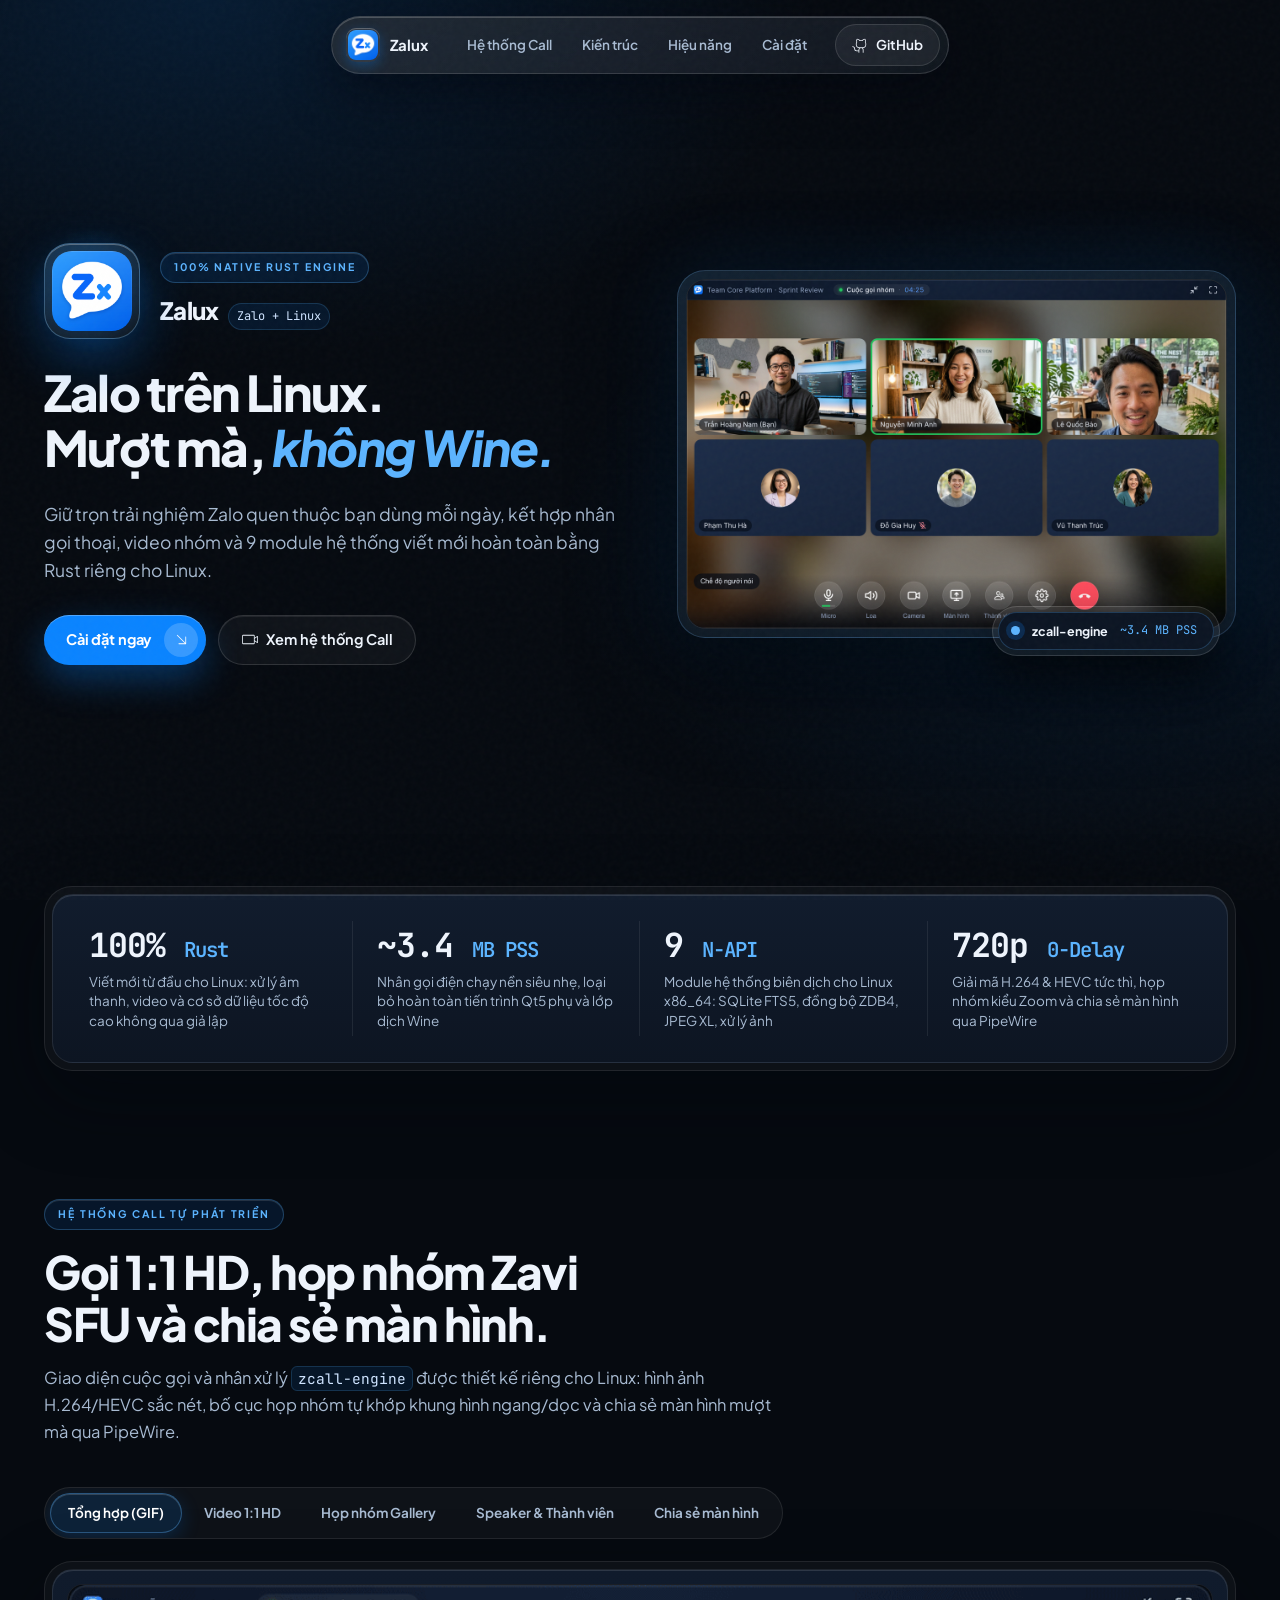
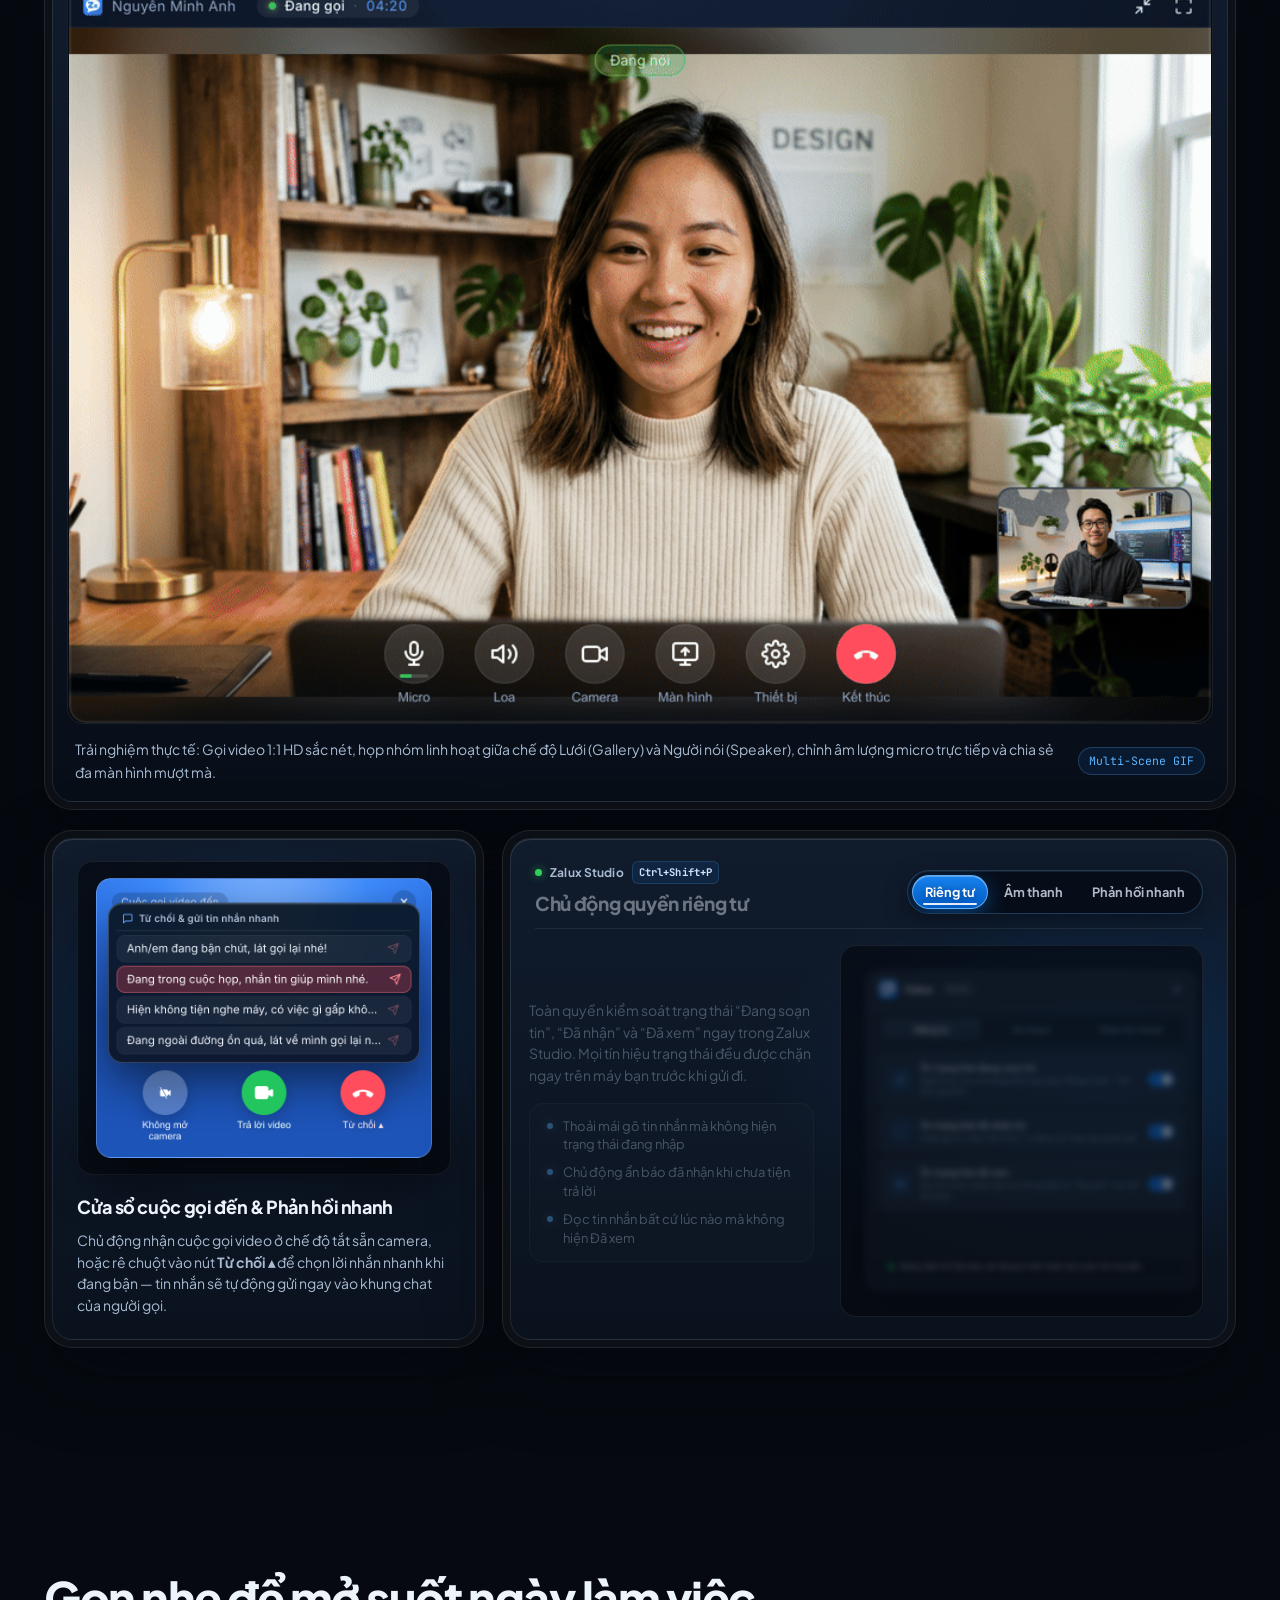
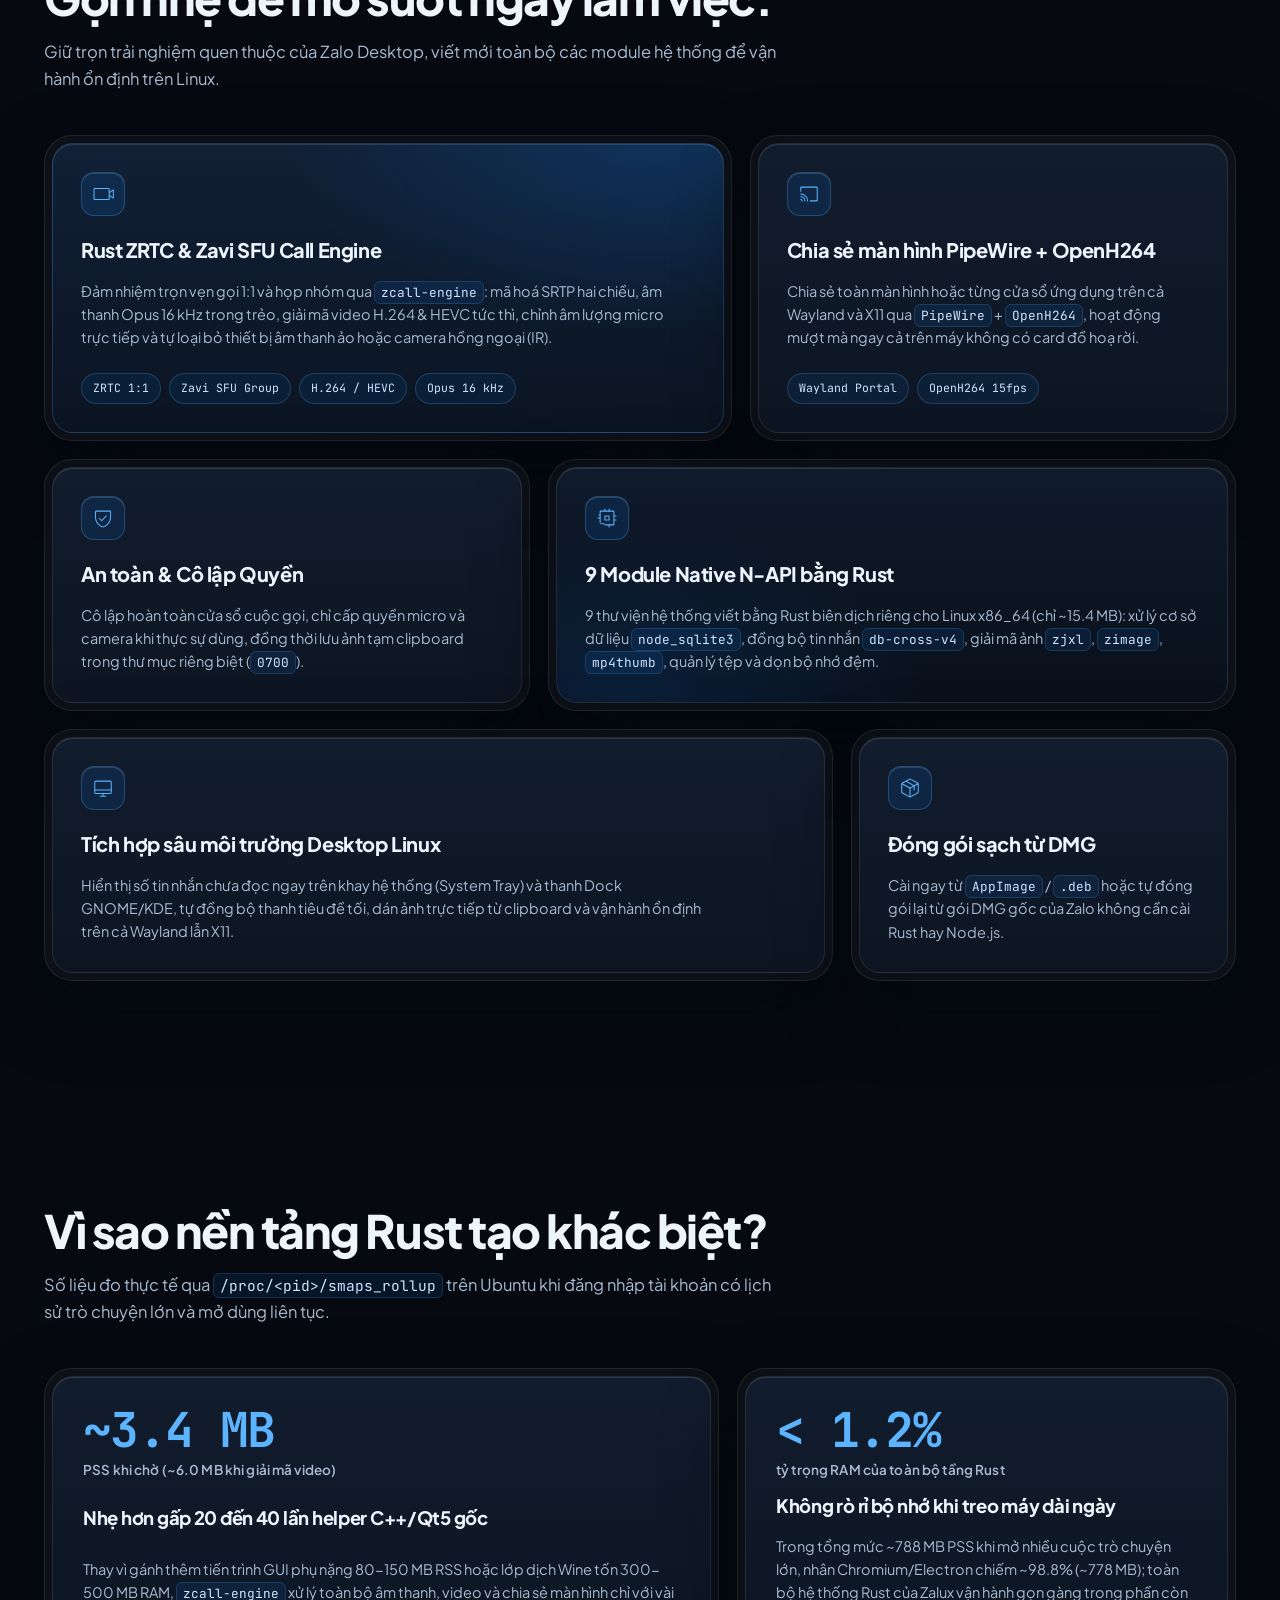
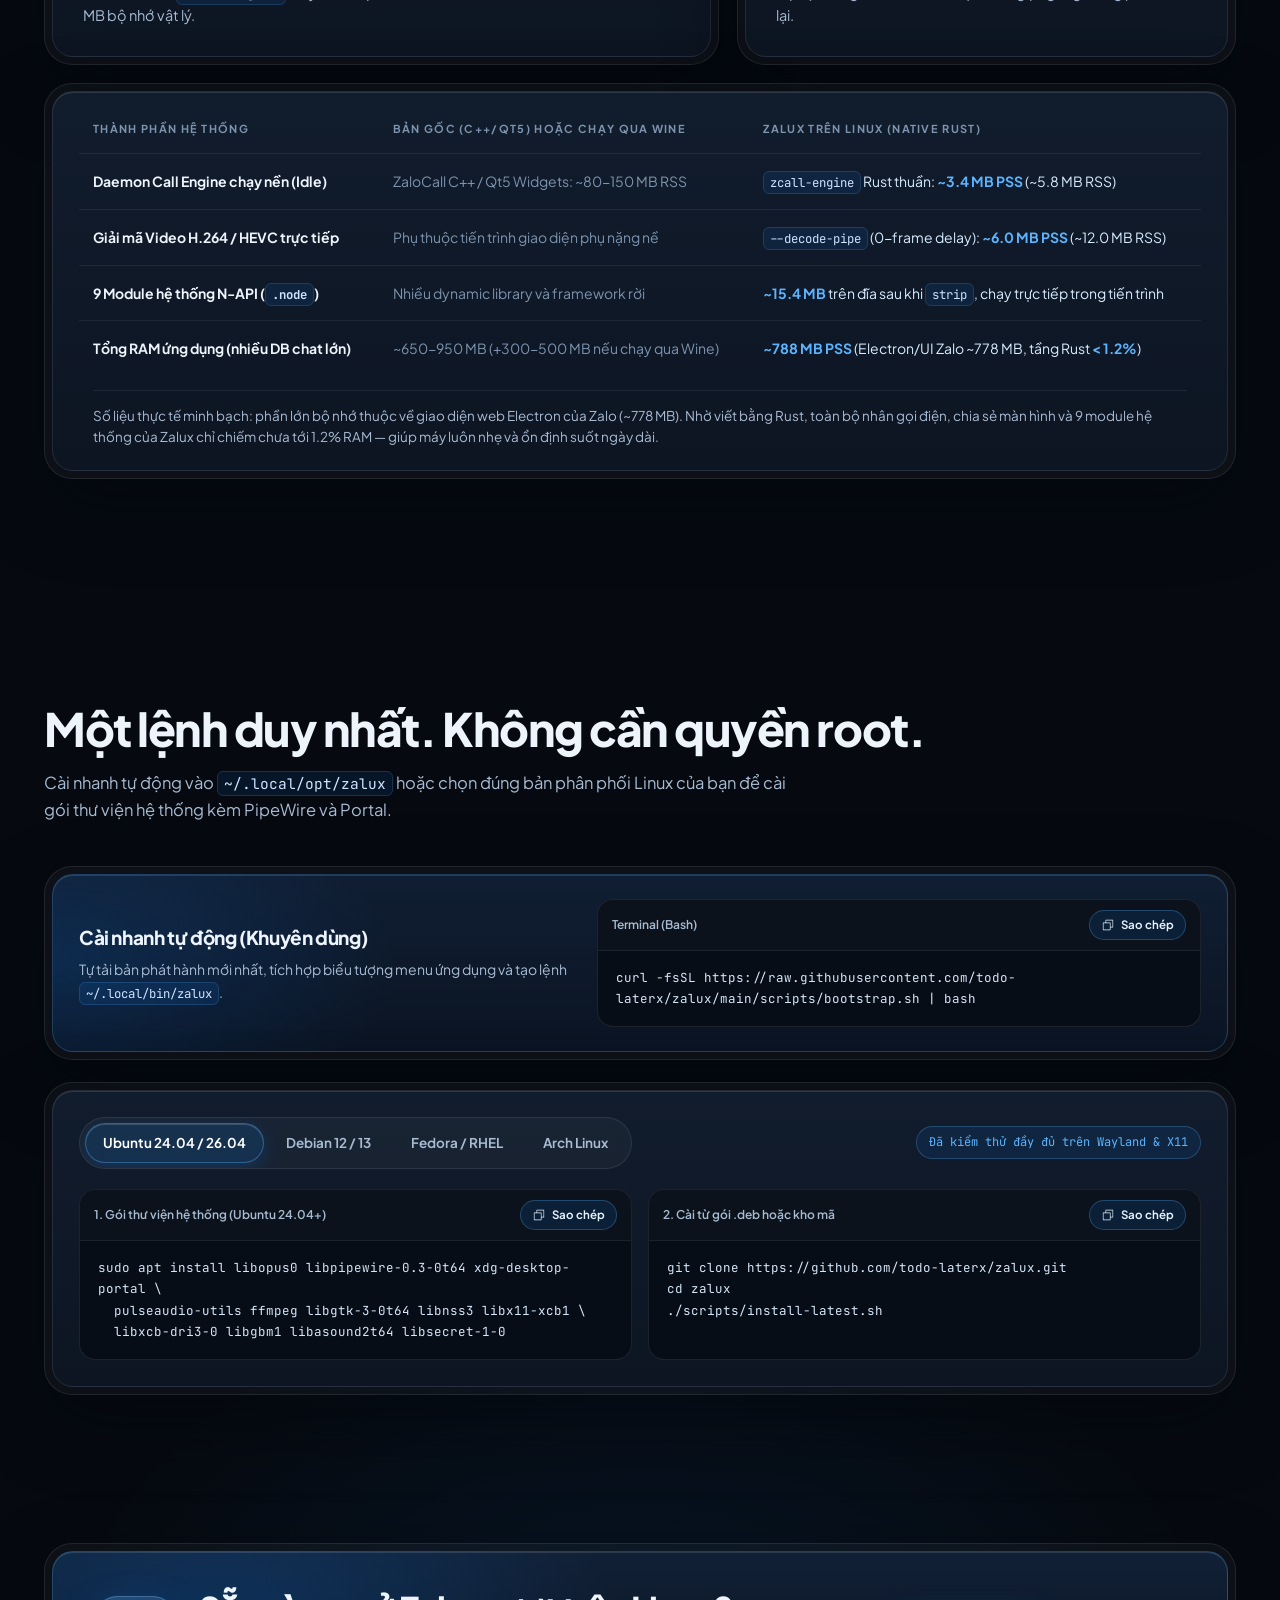
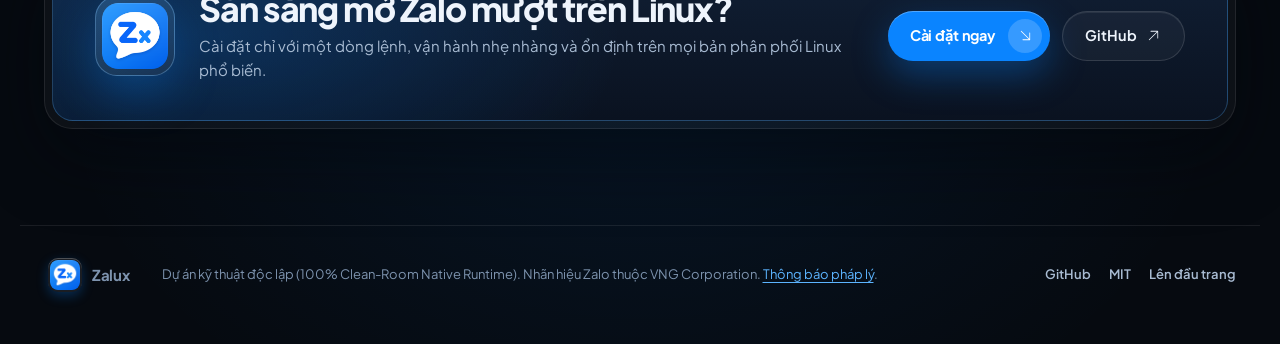
<file: site/index.html>
<!doctype html>
<html lang="vi">
<head>
<meta charset="utf-8">
<meta name="viewport" content="width=device-width, initial-scale=1">
<title>Zalux: Zalo trên Linux với Native Rust Engine</title>
<meta name="description" content="Zalux đưa Zalo chạy native trên Linux với Rust ZRTC 1:1 & Zavi SFU Group Call Engine tự phát triển (~3.4 MB PSS), chia sẻ màn hình PipeWire/OpenH264 và 9 module N-API.">
<meta property="og:title" content="Zalux: Zalo trên Linux với Native Rust Engine">
<meta property="og:description" content="Gọi 1:1 HD, họp nhóm Zavi SFU kiểu Zoom, chia sẻ màn hình PipeWire và 9 module Rust N-API (~3.4 MB PSS). Tự phát triển độc lập, không Wine.">
<meta property="og:image" content="assets/call-group-gallery.png">
<link rel="icon" href="favicon.png">
<link rel="preload" href="fonts/pjs-normal-latin.woff2" as="font" type="font/woff2" crossorigin>
<link rel="preload" href="fonts/pjs-normal-vietnamese.woff2" as="font" type="font/woff2" crossorigin>
<link rel="stylesheet" href="style.css">
</head>
<body>
<a class="skip" href="#main">Bỏ qua điều hướng</a>

<div class="nav-wrap">
  <header class="nav-island">
    <a class="brand" href="#top" aria-label="Zalux trang chủ">
      <span class="brand-icon-wrap">
        <img src="assets/zalux.png" alt="Biểu tượng Zalux" width="68" height="68">
      </span>
      <span>Zalux</span>
    </a>
    <nav class="nav-links" aria-label="Điều hướng chính">
      <a href="#call">Hệ thống Call</a>
      <a href="#features">Kiến trúc</a>
      <a href="#perf">Hiệu năng</a>
      <a href="#install">Cài đặt</a>
    </nav>
    <a class="nav-gh" href="https://github.com/todo-laterx/zalux" target="_blank" rel="noreferrer">
      <svg viewBox="0 0 256 256" fill="currentColor" aria-hidden="true"><path d="M206.13,75.92A57.79,57.79,0,0,0,201.2,29a6,6,0,0,0-5.2-3,57.77,57.77,0,0,0-47,24H123A57.77,57.77,0,0,0,76,26a6,6,0,0,0-5.2,3,57.79,57.79,0,0,0-4.93,46.92A55.88,55.88,0,0,0,58,104v8a54.06,54.06,0,0,0,50.45,53.87A37.85,37.85,0,0,0,98,192v10H72a26,26,0,0,1-26-26A38,38,0,0,0,8,138a6,6,0,0,0,0,12,26,26,0,0,1,26,26,38,38,0,0,0,38,38H98v18a6,6,0,0,0,12,0V192a26,26,0,0,1,52,0v40a6,6,0,0,0,12,0V192a37.85,37.85,0,0,0-10.45-26.13A54.06,54.06,0,0,0,214,112v-8A55.88,55.88,0,0,0,206.13,75.92ZM202,112a42,42,0,0,1-42,42H112a42,42,0,0,1-42-42v-8a43.86,43.86,0,0,1,7.3-23.69,6,6,0,0,0,.81-5.76,45.85,45.85,0,0,1,1.43-36.42,45.85,45.85,0,0,1,35.23,21.1A6,6,0,0,0,119.83,62h32.34a6,6,0,0,0,5.06-2.76,45.83,45.83,0,0,1,35.23-21.11,45.85,45.85,0,0,1,1.43,36.42,6,6,0,0,0,.79,5.74A43.78,43.78,0,0,1,202,104Z"/></svg>
      <span>GitHub</span>
    </a>
    <button class="menu-btn" id="menuBtn" type="button" aria-label="Mở menu điều hướng" aria-expanded="false" aria-controls="mobileMenu">
      <span class="menu-line"></span>
      <span class="menu-line"></span>
    </button>
  </header>
</div>

<nav class="mobile-menu" id="mobileMenu" aria-label="Menu di động">
  <a href="#call">Hệ thống Call</a>
  <a href="#features">Kiến trúc</a>
  <a href="#perf">Hiệu năng</a>
  <a href="#install">Cài đặt</a>
  <a href="https://github.com/todo-laterx/zalux" target="_blank" rel="noreferrer">GitHub</a>
</nav>

<main id="main">
  <section class="hero" id="top">
    <div class="hero-copy reveal">
      <div class="hero-brand-lockup">
        <div class="app-medallion-shell">
          <div class="app-medallion-core">
            <img src="assets/zalux.png" alt="Biểu tượng ứng dụng Zalux" width="192" height="192" fetchpriority="high">
          </div>
        </div>
        <div class="hero-identity-meta">
          <span class="eyebrow-pill">100% Native Rust Engine</span>
          <div class="hero-wordmark">
            <strong>Zalux</strong>
            <code>Zalo + Linux</code>
          </div>
        </div>
      </div>

      <h1>Zalo trên Linux.<br>Mượt mà, <em>không Wine.</em></h1>
      <p class="lede">Giữ trọn trải nghiệm Zalo quen thuộc bạn dùng mỗi ngày, kết hợp nhân gọi thoại, video nhóm và 9 module hệ thống viết mới hoàn toàn bằng Rust riêng cho Linux.</p>

      <div class="actions">
        <a class="btn-island" href="#install">
          <span>Cài đặt ngay</span>
          <span class="btn-island-orb" aria-hidden="true">
            <svg viewBox="0 0 256 256" fill="currentColor"><path d="M198,88V192a6,6,0,0,1-6,6H88a6,6,0,0,1,0-12h89.52L59.76,68.24a6,6,0,0,1,8.48-8.48L186,177.52V88a6,6,0,0,1,12,0Z"/></svg>
          </span>
        </a>
        <a class="btn-pill-ghost" href="#call">
          <svg viewBox="0 0 256 256" fill="currentColor" aria-hidden="true"><path d="M250.83,74.71a6,6,0,0,0-6.16.3L206,100.79V72a14,14,0,0,0-14-14H32A14,14,0,0,0,18,72V184a14,14,0,0,0,14,14H192a14,14,0,0,0,14-14V155.21L244.67,181a6,6,0,0,0,9.33-5V80A6,6,0,0,0,250.83,74.71ZM194,184a2,2,0,0,1-2,2H32a2,2,0,0,1-2-2V72a2,2,0,0,1,2-2H192a2,2,0,0,1,2,2Zm48-19.21-36-24V115.21l36-24Z"/></svg>
          <span>Xem hệ thống Call</span>
        </a>
      </div>
    </div>

    <div class="hero-stage-wrap reveal">
      <div class="hero-window">
        <div class="hero-window-inner">
          <img src="assets/call-group-gallery.png" alt="Giao diện họp nhóm Zavi SFU chế độ Lưới Gallery trên Zalux" width="1280" height="826" fetchpriority="high">
        </div>
      </div>
      <div class="telemetry-pill">
        <div class="telemetry-pill-inner">
          <span class="live-pulse" aria-hidden="true"></span>
          <strong>zcall-engine</strong>
          <span class="mono">~3.4 MB PSS</span>
        </div>
      </div>
    </div>
  </section>

  <section class="metrics-ribbon bezel reveal" aria-label="Thông số kiến trúc cốt lõi">
    <div class="bezel-core metrics-grid">
      <div class="metric-cell">
        <span class="metric-val">100% <em>Rust</em></span>
        <p class="metric-label">Viết mới từ đầu cho Linux: xử lý âm thanh, video và cơ sở dữ liệu tốc độ cao không qua giả lập</p>
      </div>
      <div class="metric-cell">
        <span class="metric-val">~3.4 <em>MB PSS</em></span>
        <p class="metric-label">Nhân gọi điện chạy nền siêu nhẹ, loại bỏ hoàn toàn tiến trình Qt5 phụ và lớp dịch Wine</p>
      </div>
      <div class="metric-cell">
        <span class="metric-val">9 <em>N-API</em></span>
        <p class="metric-label">Module hệ thống biên dịch cho Linux x86_64: SQLite FTS5, đồng bộ ZDB4, JPEG XL, xử lý ảnh</p>
      </div>
      <div class="metric-cell">
        <span class="metric-val">720p <em>0-Delay</em></span>
        <p class="metric-label">Giải mã H.264 &amp; HEVC tức thì, họp nhóm kiểu Zoom và chia sẻ màn hình qua PipeWire</p>
      </div>
    </div>
  </section>

  <section class="section" id="call">
    <div class="section-head reveal">
      <span class="eyebrow-pill">Hệ thống Call tự phát triển</span>
      <h2>Gọi 1:1 HD, họp nhóm Zavi SFU và chia sẻ màn hình.</h2>
      <p class="section-sub">Giao diện cuộc gọi và nhân xử lý <code>zcall-engine</code> được thiết kế riêng cho Linux: hình ảnh H.264/HEVC sắc nét, bố cục họp nhóm tự khớp khung hình ngang/dọc và chia sẻ màn hình mượt mà qua PipeWire.</p>
    </div>

    <div class="tabs-shell reveal">
      <div class="showcase-tabs" role="tablist" aria-label="Chế độ hiển thị cuộc gọi">
        <span class="tab-indicator" aria-hidden="true"></span>
        <button class="tab active" type="button" role="tab" aria-selected="true"
          data-shot="assets/call-showcase.gif"
          data-tag="Multi-Scene GIF"
          data-caption="Trải nghiệm thực tế: Gọi video 1:1 HD sắc nét, họp nhóm linh hoạt giữa chế độ Lưới (Gallery) và Người nói (Speaker), chỉnh âm lượng micro trực tiếp và chia sẻ đa màn hình mượt mà.">Tổng hợp (GIF)</button>
        <button class="tab" type="button" role="tab" aria-selected="false"
          data-shot="assets/call-1v1-hd.png"
          data-tag="1280x720 @ 24fps"
          data-caption="Gọi Video 1:1 HD: hiệu ứng nền mờ theo khung hình, cửa sổ thu nhỏ hai chiều, thanh đo âm lượng micro trực tiếp và tự động khôi phục camera khi ngắt kết nối.">Video 1:1 HD</button>
        <button class="tab" type="button" role="tab" aria-selected="false"
          data-shot="assets/call-group-gallery.png"
          data-tag="Zavi SFU Gallery"
          data-caption="Họp nhóm chế độ Lưới: tự động cân chỉnh khung hình ngang 16:9 của máy tính và khung hình dọc 9:16 của điện thoại, kèm viền xanh nổi bật người đang nói.">Họp nhóm Gallery</button>
        <button class="tab" type="button" role="tab" aria-selected="false"
          data-shot="assets/call-group-speaker.png"
          data-tag="Speaker + Members"
          data-caption="Chế độ Người nói (Speaker View): ghim người đang phát biểu, dải thu nhỏ tự động phân trang khi đông người, quản lý thành viên và mời thêm bạn ngay trong cuộc gọi.">Speaker &amp; Thành viên</button>
        <button class="tab" type="button" role="tab" aria-selected="false"
          data-shot="assets/call-screen-share.png"
          data-tag="PipeWire + OpenH264"
          data-caption="Chia sẻ màn hình trên Linux: kết hợp PipeWire và bộ mã hoá OpenH264 chạy độc lập trong Rust, đi kèm hộp chọn màn hình và cửa sổ có ảnh xem trước trực quan.">Chia sẻ màn hình</button>
      </div>
    </div>

    <figure class="bezel cinema-bezel reveal">
      <div class="bezel-core cinema-core">
        <div class="cinema-viewport">
          <img id="showcaseImg" src="assets/call-showcase.gif" alt="Trình diễn hệ thống gọi điện Zalux" width="960" height="620" loading="eager">
        </div>
        <figcaption class="cinema-caption">
          <span id="showcaseCaption">Trải nghiệm thực tế: Gọi video 1:1 HD sắc nét, họp nhóm linh hoạt giữa chế độ Lưới (Gallery) và Người nói (Speaker), chỉnh âm lượng micro trực tiếp và chia sẻ đa màn hình mượt mà.</span>
          <span class="cinema-caption-tag" id="showcaseTag">Multi-Scene GIF</span>
        </figcaption>
      </div>
    </figure>

    <div class="companion-grid">
      <article class="bezel companion-incoming reveal">
        <div class="bezel-core">
          <div class="ui-stage">
            <img src="assets/call-incoming.png" alt="Cửa sổ cuộc gọi video đến với menu Từ chối & gửi tin nhắn nhanh và nút Không mở camera" width="720" height="600" loading="lazy">
          </div>
          <div class="companion-copy">
            <h3>Cửa sổ cuộc gọi đến &amp; Phản hồi nhanh</h3>
            <p>Chủ động nhận cuộc gọi video ở chế độ tắt sẵn camera, hoặc rê chuột vào nút <strong>Từ chối ▴</strong> để chọn lời nhắn nhanh khi đang bận — tin nhắn sẽ tự động gửi ngay vào khung chat của người gọi.</p>
          </div>
        </div>
      </article>

      <article class="bezel companion-studio reveal" id="companionStudio">
        <div class="bezel-core">
          <div class="studio-top">
            <div class="studio-title-group">
              <div class="studio-kicker">
                <span class="studio-kicker-dot" aria-hidden="true"></span>
                <span>Zalux Studio</span>
                <code>Ctrl+Shift+P</code>
              </div>
              <h3 id="studioTitle">Chủ động quyền riêng tư</h3>
            </div>

            <div class="tabs-shell studio-tabs-shell">
              <div class="studio-tabs" role="tablist" aria-label="Các thẻ cài đặt Zalux Studio">
                <span class="tab-indicator" aria-hidden="true">
                  <span class="tab-progress" id="studioProgress"></span>
                </span>
                <button class="studio-tab active" type="button" role="tab" aria-selected="true"
                  data-shot="assets/setup-privacy.png"
                  data-alt="Bảng cài đặt quyền riêng tư Zalux Studio"
                  data-title="Chủ động quyền riêng tư"
                  data-desc="Toàn quyền kiểm soát trạng thái “Đang soạn tin”, “Đã nhận” và “Đã xem” ngay trong Zalux Studio. Mọi tín hiệu trạng thái đều được chặn ngay trên máy bạn trước khi gửi đi."
                  data-p1="Thoải mái gõ tin nhắn mà không hiện trạng thái đang nhập"
                  data-p2="Chủ động ẩn báo đã nhận khi chưa tiện trả lời"
                  data-p3="Đọc tin nhắn bất cứ lúc nào mà không hiện Đã xem">
                  Riêng tư
                </button>
                <button class="studio-tab" type="button" role="tab" aria-selected="false"
                  data-shot="assets/setup-sound.png"
                  data-alt="Bảng chọn nhạc chuông và âm thông báo Zalux Studio"
                  data-title="12 nhạc chuông &amp; 14 âm thông báo"
                  data-desc="Kho 12 nhạc chuông cuộc gọi và 14 âm báo tin nhắn tinh gọn. Nghe thử trực tiếp với hiệu ứng sóng nhạc sống động và đổi âm báo chỉ với một cú nhấp."
                  data-p1="12 nhạc chuông gọi đến &amp; 14 âm báo tin nhắn đa phong cách"
                  data-p2="Nghe thử trực tiếp kèm hiệu ứng sóng nhạc trực quan"
                  data-p3="Áp dụng ngay lập tức, không cần khởi động lại ứng dụng">
                  Âm thanh
                </button>
                <button class="studio-tab" type="button" role="tab" aria-selected="false"
                  data-shot="assets/setup-quick-reply.png"
                  data-alt="Bảng quản lý mẫu phản hồi nhanh Zalux Studio"
                  data-title="Mẫu phản hồi nhanh khi bận"
                  data-desc="Đang họp hay ở nơi ồn ào? Tuỳ biến sẵn tối đa 5 câu trả lời mẫu để từ chối cuộc gọi lịch sự kèm lời nhắn gửi ngay vào cuộc trò chuyện."
                  data-p1="Rê chuột vào nút Từ chối ▴ để chọn nhanh lời nhắn khi bận"
                  data-p2="Tuỳ ý thêm, xoá tối đa 5 mẫu câu theo thói quen của bạn"
                  data-p3="Khôi phục bộ mẫu câu mặc định chỉ với một cú nhấp">
                  Phản hồi nhanh
                </button>
              </div>
            </div>
          </div>

          <div class="studio-body">
            <div class="studio-panel">
              <div class="companion-copy studio-copy">
                <p id="studioDesc">Toàn quyền kiểm soát trạng thái “Đang soạn tin”, “Đã nhận” và “Đã xem” ngay trong Zalux Studio. Mọi tín hiệu trạng thái đều được chặn ngay trên máy bạn trước khi gửi đi.</p>
              </div>

              <ul class="studio-points" id="studioPoints">
                <li>Thoải mái gõ tin nhắn mà không hiện trạng thái đang nhập</li>
                <li>Chủ động ẩn báo đã nhận khi chưa tiện trả lời</li>
                <li>Đọc tin nhắn bất cứ lúc nào mà không hiện Đã xem</li>
              </ul>
            </div>

            <div class="ui-stage studio-stage">
              <img id="studioImg" src="assets/setup-privacy.png" alt="Bảng cài đặt quyền riêng tư Zalux Studio" width="968" height="936" loading="lazy">
            </div>
          </div>
        </div>
      </article>
    </div>
  </section>

  <section class="section" id="features">
    <div class="section-head reveal">
      <h2>Gọn nhẹ để mở suốt ngày làm việc.</h2>
      <p class="section-sub">Giữ trọn trải nghiệm quen thuộc của Zalo Desktop, viết mới toàn bộ các module hệ thống để vận hành ổn định trên Linux.</p>
    </div>

    <div class="bento-arch">
      <article class="bezel arch-card tinted-cobalt bento-7 reveal">
        <div class="bezel-core">
          <span class="icon-tile" aria-hidden="true">
            <svg viewBox="0 0 256 256" fill="currentColor"><path d="M250.83,74.71a6,6,0,0,0-6.16.3L206,100.79V72a14,14,0,0,0-14-14H32A14,14,0,0,0,18,72V184a14,14,0,0,0,14,14H192a14,14,0,0,0,14-14V155.21L244.67,181a6,6,0,0,0,9.33-5V80A6,6,0,0,0,250.83,74.71ZM194,184a2,2,0,0,1-2,2H32a2,2,0,0,1-2-2V72a2,2,0,0,1,2-2H192a2,2,0,0,1,2,2Zm48-19.21-36-24V115.21l36-24Z"/></svg>
          </span>
          <h3>Rust ZRTC &amp; Zavi SFU Call Engine</h3>
          <p>Đảm nhiệm trọn vẹn gọi 1:1 và họp nhóm qua <code>zcall-engine</code>: mã hoá SRTP hai chiều, âm thanh Opus 16 kHz trong trẻo, giải mã video H.264 &amp; HEVC tức thì, chỉnh âm lượng micro trực tiếp và tự loại bỏ thiết bị âm thanh ảo hoặc camera hồng ngoại (IR).</p>
          <div class="chip-row">
            <span>ZRTC 1:1</span>
            <span>Zavi SFU Group</span>
            <span>H.264 / HEVC</span>
            <span>Opus 16 kHz</span>
          </div>
        </div>
      </article>

      <article class="bezel arch-card bento-5 reveal">
        <div class="bezel-core">
          <span class="icon-tile" aria-hidden="true">
            <svg viewBox="0 0 256 256" fill="currentColor"><path d="M230,56V200a14,14,0,0,1-14,14H144a6,6,0,0,1,0-12h72a2,2,0,0,0,2-2V56a2,2,0,0,0-2-2H40a2,2,0,0,0-2,2V96a6,6,0,0,1-12,0V56A14,14,0,0,1,40,42H216A14,14,0,0,1,230,56ZM32,186a6,6,0,0,0,0,12,10,10,0,0,1,10,10,6,6,0,0,0,12,0A22,22,0,0,0,32,186Zm0-32a6,6,0,0,0,0,12,42,42,0,0,1,42,42,6,6,0,0,0,12,0A54.06,54.06,0,0,0,32,154Zm0-32a6,6,0,0,0,0,12,74.09,74.09,0,0,1,74,74,6,6,0,0,0,12,0A86.1,86.1,0,0,0,32,122Z"/></svg>
          </span>
          <h3>Chia sẻ màn hình PipeWire + OpenH264</h3>
          <p>Chia sẻ toàn màn hình hoặc từng cửa sổ ứng dụng trên cả Wayland và X11 qua <code>PipeWire</code> + <code>OpenH264</code>, hoạt động mượt mà ngay cả trên máy không có card đồ hoạ rời.</p>
          <div class="chip-row">
            <span>Wayland Portal</span>
            <span>OpenH264 15fps</span>
          </div>
        </div>
      </article>

      <article class="bezel arch-card bento-5 reveal">
        <div class="bezel-core">
          <span class="icon-tile" aria-hidden="true">
            <svg viewBox="0 0 256 256" fill="currentColor"><path d="M208,42H48A14,14,0,0,0,34,56v56c0,51.94,25.12,83.4,46.2,100.64,22.73,18.6,45.27,24.89,46.22,25.15a6,6,0,0,0,3.16,0c.95-.26,23.49-6.55,46.22-25.15C196.88,195.4,222,163.94,222,112V56A14,14,0,0,0,208,42Zm2,70c0,37.76-13.94,68.39-41.44,91.06A131.17,131.17,0,0,1,128,225.72a130.94,130.94,0,0,1-40.56-22.66C59.94,180.39,46,149.76,46,112V56a2,2,0,0,1,2-2H208a2,2,0,0,1,2,2ZM172.24,99.76a6,6,0,0,1,0,8.48l-56,56a6,6,0,0,1-8.48,0l-24-24a6,6,0,0,1,8.48-8.48L112,151.51l51.76-51.75A6,6,0,0,1,172.24,99.76Z"/></svg>
          </span>
          <h3>An toàn &amp; Cô lập Quyền</h3>
          <p>Cô lập hoàn toàn cửa sổ cuộc gọi, chỉ cấp quyền micro và camera khi thực sự dùng, đồng thời lưu ảnh tạm clipboard trong thư mục riêng biệt (<code>0700</code>).</p>
        </div>
      </article>

      <article class="bezel arch-card tinted-deep bento-7 reveal">
        <div class="bezel-core">
          <span class="icon-tile" aria-hidden="true">
            <svg viewBox="0 0 256 256" fill="currentColor"><path d="M152,98H104a6,6,0,0,0-6,6v48a6,6,0,0,0,6,6h48a6,6,0,0,0,6-6V104A6,6,0,0,0,152,98Zm-6,48H110V110h36Zm86,0H214V110h18a6,6,0,0,0,0-12H214V56a14,14,0,0,0-14-14H158V24a6,6,0,0,0-12,0V42H110V24a6,6,0,0,0-12,0V42H56A14,14,0,0,0,42,56V98H24a6,6,0,0,0,0-12H42v36H24a6,6,0,0,0,0,12H42v42a14,14,0,0,0,14,14H98v18a6,6,0,0,0,12,0V214h36v18a6,6,0,0,0,12,0V214h42a14,14,0,0,0,14-14V158h18a6,6,0,0,0,0-12Zm-30,54a2,2,0,0,1-2,2H56a2,2,0,0,1-2-2V56a2,2,0,0,1,2-2H200a2,2,0,0,1,2,2Z"/></svg>
          </span>
          <h3>9 Module Native N-API bằng Rust</h3>
          <p>9 thư viện hệ thống viết bằng Rust biên dịch riêng cho Linux x86_64 (chỉ ~15.4 MB): xử lý cơ sở dữ liệu <code>node_sqlite3</code>, đồng bộ tin nhắn <code>db-cross-v4</code>, giải mã ảnh <code>zjxl</code>, <code>zimage</code>, <code>mp4thumb</code>, quản lý tệp và dọn bộ nhớ đệm.</p>
        </div>
      </article>

      <article class="bezel arch-card bento-8 reveal">
        <div class="bezel-core">
          <span class="icon-tile" aria-hidden="true">
            <svg viewBox="0 0 256 256" fill="currentColor"><path d="M208,42H48A22,22,0,0,0,26,64V176a22,22,0,0,0,22,22h74v20H96a6,6,0,0,0,0,12h64a6,6,0,0,0,0-12H134V198h74a22,22,0,0,0,22-22V64A22,22,0,0,0,208,42ZM48,54H208a10,10,0,0,1,10,10v82H38V64A10,10,0,0,1,48,54ZM208,186H48a10,10,0,0,1-10-10V158H218v18A10,10,0,0,1,208,186Z"/></svg>
          </span>
          <h3>Tích hợp sâu môi trường Desktop Linux</h3>
          <p>Hiển thị số tin nhắn chưa đọc ngay trên khay hệ thống (System Tray) và thanh Dock GNOME/KDE, tự đồng bộ thanh tiêu đề tối, dán ảnh trực tiếp từ clipboard và vận hành ổn định trên cả Wayland lẫn X11.</p>
        </div>
      </article>

      <article class="bezel arch-card bento-4 reveal">
        <div class="bezel-core">
          <span class="icon-tile" aria-hidden="true">
            <svg viewBox="0 0 256 256" fill="currentColor"><path d="M222.72,67.91l-88-48.18a13.9,13.9,0,0,0-13.44,0l-88,48.18A14,14,0,0,0,26,80.18v95.64a14,14,0,0,0,7.28,12.27l88,48.18a13.92,13.92,0,0,0,13.44,0l88-48.18A14,14,0,0,0,230,175.82V80.18A14,14,0,0,0,222.72,67.91ZM127,30.25a2,2,0,0,1,1.92,0L212.51,76,178.57,94.57,94.05,48.31ZM122,223,39,177.57a2,2,0,0,1-1-1.75V86.66l84,46ZM43.49,76,81.56,55.15l84.51,46.26L128,122.24ZM218,175.82a2,2,0,0,1-1,1.75h0L134,223V132.64l36-19.71V152a6,6,0,0,0,12,0V106.37l36-19.71Z"/></svg>
          </span>
          <h3>Đóng gói sạch từ DMG</h3>
          <p>Cài ngay từ <code>AppImage</code> / <code>.deb</code> hoặc tự đóng gói lại từ gói DMG gốc của Zalo không cần cài Rust hay Node.js.</p>
        </div>
      </article>
    </div>
  </section>

  <section class="section" id="perf">
    <div class="section-head reveal">
      <h2>Vì sao nền tảng Rust tạo khác biệt?</h2>
      <p class="section-sub">Số liệu đo thực tế qua <code>/proc/&lt;pid&gt;/smaps_rollup</code> trên Ubuntu khi đăng nhập tài khoản có lịch sử trò chuyện lớn và mở dùng liên tục.</p>
    </div>

    <div class="perf-highlights">
      <article class="bezel perf-stat-card reveal">
        <div class="bezel-core">
          <div class="perf-big-num">~3.4 MB<small>PSS khi chờ (~6.0 MB khi giải mã video)</small></div>
          <h3>Nhẹ hơn gấp 20 đến 40 lần helper C++/Qt5 gốc</h3>
          <p>Thay vì gánh thêm tiến trình GUI phụ nặng 80-150 MB RSS hoặc lớp dịch Wine tốn 300-500 MB RAM, <code>zcall-engine</code> xử lý toàn bộ âm thanh, video và chia sẻ màn hình chỉ với vài MB bộ nhớ vật lý.</p>
        </div>
      </article>

      <article class="bezel perf-stat-card reveal">
        <div class="bezel-core">
          <div class="perf-big-num">&lt; 1.2%<small>tỷ trọng RAM của toàn bộ tầng Rust</small></div>
          <h3>Không rò rỉ bộ nhớ khi treo máy dài ngày</h3>
          <p>Trong tổng mức ~788 MB PSS khi mở nhiều cuộc trò chuyện lớn, nhân Chromium/Electron chiếm ~98.8% (~778 MB); toàn bộ hệ thống Rust của Zalux vận hành gọn gàng trong phần còn lại.</p>
        </div>
      </article>
    </div>

    <div class="bezel perf-matrix reveal">
      <div class="bezel-core">
        <table class="perf-table">
          <thead>
            <tr>
              <th>Thành phần hệ thống</th>
              <th>Bản gốc (C++/Qt5) hoặc chạy qua Wine</th>
              <th>Zalux trên Linux (Native Rust)</th>
            </tr>
          </thead>
          <tbody>
            <tr>
              <td>Daemon Call Engine chạy nền (Idle)</td>
              <td class="perf-legacy">ZaloCall C++ / Qt5 Widgets: ~80-150 MB RSS</td>
              <td class="perf-rust"><code>zcall-engine</code> Rust thuần: <strong>~3.4 MB PSS</strong> (~5.8 MB RSS)</td>
            </tr>
            <tr>
              <td>Giải mã Video H.264 / HEVC trực tiếp</td>
              <td class="perf-legacy">Phụ thuộc tiến trình giao diện phụ nặng nề</td>
              <td class="perf-rust"><code>--decode-pipe</code> (0-frame delay): <strong>~6.0 MB PSS</strong> (~12.0 MB RSS)</td>
            </tr>
            <tr>
              <td>9 Module hệ thống N-API (<code>.node</code>)</td>
              <td class="perf-legacy">Nhiều dynamic library và framework rời</td>
              <td class="perf-rust"><strong>~15.4 MB</strong> trên đĩa sau khi <code>strip</code>, chạy trực tiếp trong tiến trình</td>
            </tr>
            <tr>
              <td>Tổng RAM ứng dụng (nhiều DB chat lớn)</td>
              <td class="perf-legacy">~650-950 MB (+300-500 MB nếu chạy qua Wine)</td>
              <td class="perf-rust"><strong>~788 MB PSS</strong> (Electron/UI Zalo ~778 MB, tầng Rust <strong>&lt; 1.2%</strong>)</td>
            </tr>
          </tbody>
        </table>
        <p class="perf-note">Số liệu thực tế minh bạch: phần lớn bộ nhớ thuộc về giao diện web Electron của Zalo (~778 MB). Nhờ viết bằng Rust, toàn bộ nhân gọi điện, chia sẻ màn hình và 9 module hệ thống của Zalux chỉ chiếm chưa tới 1.2% RAM — giúp máy luôn nhẹ và ổn định suốt ngày dài.</p>
      </div>
    </div>
  </section>

  <section class="section" id="install">
    <div class="section-head reveal">
      <h2>Một lệnh duy nhất. Không cần quyền root.</h2>
      <p class="section-sub">Cài nhanh tự động vào <code>~/.local/opt/zalux</code> hoặc chọn đúng bản phân phối Linux của bạn để cài gói thư viện hệ thống kèm PipeWire và Portal.</p>
    </div>

    <div class="bezel quick-install reveal">
      <div class="bezel-core">
        <div class="quick-copy">
          <h3>Cài nhanh tự động (Khuyên dùng)</h3>
          <p>Tự tải bản phát hành mới nhất, tích hợp biểu tượng menu ứng dụng và tạo lệnh <code>~/.local/bin/zalux</code>.</p>
        </div>
        <div class="code-card">
          <div class="code-head">
            <span>Terminal (Bash)</span>
            <button class="copy-btn" type="button" data-copy="curl -fsSL https://raw.githubusercontent.com/todo-laterx/zalux/main/scripts/bootstrap.sh | bash">
              <svg class="icon-copy" viewBox="0 0 256 256" fill="currentColor" aria-hidden="true"><path d="M216,34H88a6,6,0,0,0-6,6V82H40a6,6,0,0,0-6,6V216a6,6,0,0,0,6,6H168a6,6,0,0,0,6-6V174h42a6,6,0,0,0,6-6V40A6,6,0,0,0,216,34ZM162,210H46V94H162Zm48-48H174V88a6,6,0,0,0-6-6H94V46H210Z"/></svg>
              <span>Sao chép</span>
            </button>
          </div>
          <pre><code>curl -fsSL https://raw.githubusercontent.com/todo-laterx/zalux/main/scripts/bootstrap.sh | bash</code></pre>
        </div>
      </div>
    </div>

    <div class="bezel distro-stage reveal">
      <div class="bezel-core">
        <div class="distro-top">
          <div class="tabs-shell">
            <div class="distro-tabs" role="tablist" aria-label="Chọn bản phân phối Linux">
              <span class="tab-indicator" aria-hidden="true"></span>
              <button class="distro-tab active" type="button" role="tab" aria-selected="true" data-distro="ubuntu" data-status="Đã kiểm thử đầy đủ trên Wayland & X11">Ubuntu 24.04 / 26.04</button>
              <button class="distro-tab" type="button" role="tab" aria-selected="false" data-distro="debian" data-status="Tương thích AppImage & gói .deb">Debian 12 / 13</button>
              <button class="distro-tab" type="button" role="tab" aria-selected="false" data-distro="fedora" data-status="Hỗ trợ AppImage & đóng gói .rpm">Fedora / RHEL</button>
              <button class="distro-tab" type="button" role="tab" aria-selected="false" data-distro="arch" data-status="Hỗ trợ AppImage & PKGBUILD">Arch Linux</button>
            </div>
          </div>
          <span class="distro-status" id="distroStatus">Đã kiểm thử đầy đủ trên Wayland &amp; X11</span>
        </div>

        <div class="distro-panels">
          <div class="distro-panel active" data-panel="ubuntu" role="tabpanel">
            <div class="code-card">
              <div class="code-head">
                <span>1. Gói thư viện hệ thống (Ubuntu 24.04+)</span>
                <button class="copy-btn" type="button" data-copy="sudo apt install libopus0 libpipewire-0.3-0t64 xdg-desktop-portal pulseaudio-utils ffmpeg libgtk-3-0t64 libnss3 libx11-xcb1 libxcb-dri3-0 libgbm1 libasound2t64 libsecret-1-0">
                  <svg viewBox="0 0 256 256" fill="currentColor" aria-hidden="true"><path d="M216,34H88a6,6,0,0,0-6,6V82H40a6,6,0,0,0-6,6V216a6,6,0,0,0,6,6H168a6,6,0,0,0,6-6V174h42a6,6,0,0,0,6-6V40A6,6,0,0,0,216,34ZM162,210H46V94H162Zm48-48H174V88a6,6,0,0,0-6-6H94V46H210Z"/></svg>
                  <span>Sao chép</span>
                </button>
              </div>
              <pre><code>sudo apt install libopus0 libpipewire-0.3-0t64 xdg-desktop-portal \
  pulseaudio-utils ffmpeg libgtk-3-0t64 libnss3 libx11-xcb1 \
  libxcb-dri3-0 libgbm1 libasound2t64 libsecret-1-0</code></pre>
            </div>
            <div class="code-card">
              <div class="code-head">
                <span>2. Cài từ gói .deb hoặc kho mã</span>
                <button class="copy-btn" type="button" data-copy="git clone https://github.com/todo-laterx/zalux.git
cd zalux
./scripts/install-latest.sh">
                  <svg viewBox="0 0 256 256" fill="currentColor" aria-hidden="true"><path d="M216,34H88a6,6,0,0,0-6,6V82H40a6,6,0,0,0-6,6V216a6,6,0,0,0,6,6H168a6,6,0,0,0,6-6V174h42a6,6,0,0,0,6-6V40A6,6,0,0,0,216,34ZM162,210H46V94H162Zm48-48H174V88a6,6,0,0,0-6-6H94V46H210Z"/></svg>
                  <span>Sao chép</span>
                </button>
              </div>
              <pre><code>git clone https://github.com/todo-laterx/zalux.git
cd zalux
./scripts/install-latest.sh</code></pre>
            </div>
          </div>

          <div class="distro-panel" data-panel="debian" role="tabpanel">
            <div class="code-card">
              <div class="code-head">
                <span>1. Gói thư viện hệ thống (Debian 12 / 13)</span>
                <button class="copy-btn" type="button" data-copy="sudo apt install libopus0 libpipewire-0.3-0 xdg-desktop-portal pulseaudio-utils ffmpeg libgtk-3-0 libnss3 libx11-xcb1 libxcb-dri3-0 libgbm1 libasound2 libsecret-1-0">
                  <svg viewBox="0 0 256 256" fill="currentColor" aria-hidden="true"><path d="M216,34H88a6,6,0,0,0-6,6V82H40a6,6,0,0,0-6,6V216a6,6,0,0,0,6,6H168a6,6,0,0,0,6-6V174h42a6,6,0,0,0,6-6V40A6,6,0,0,0,216,34ZM162,210H46V94H162Zm48-48H174V88a6,6,0,0,0-6-6H94V46H210Z"/></svg>
                  <span>Sao chép</span>
                </button>
              </div>
              <pre><code>sudo apt install libopus0 libpipewire-0.3-0 xdg-desktop-portal \
  pulseaudio-utils ffmpeg libgtk-3-0 libnss3 libx11-xcb1 \
  libxcb-dri3-0 libgbm1 libasound2 libsecret-1-0</code></pre>
            </div>
            <div class="code-card">
              <div class="code-head">
                <span>2. Cài đặt Zalux</span>
                <button class="copy-btn" type="button" data-copy="git clone https://github.com/todo-laterx/zalux.git
cd zalux
./scripts/install-latest.sh">
                  <svg viewBox="0 0 256 256" fill="currentColor" aria-hidden="true"><path d="M216,34H88a6,6,0,0,0-6,6V82H40a6,6,0,0,0-6,6V216a6,6,0,0,0,6,6H168a6,6,0,0,0,6-6V174h42a6,6,0,0,0,6-6V40A6,6,0,0,0,216,34ZM162,210H46V94H162Zm48-48H174V88a6,6,0,0,0-6-6H94V46H210Z"/></svg>
                  <span>Sao chép</span>
                </button>
              </div>
              <pre><code>git clone https://github.com/todo-laterx/zalux.git
cd zalux
./scripts/install-latest.sh</code></pre>
            </div>
          </div>

          <div class="distro-panel" data-panel="fedora" role="tabpanel">
            <div class="code-card">
              <div class="code-head">
                <span>1. Gói thư viện hệ thống (Fedora / RHEL)</span>
                <button class="copy-btn" type="button" data-copy="sudo dnf install opus pipewire-libs xdg-desktop-portal pulseaudio-utils ffmpeg gtk3 nss libX11-xcb libxcb mesa-libgbm alsa-lib libsecret">
                  <svg viewBox="0 0 256 256" fill="currentColor" aria-hidden="true"><path d="M216,34H88a6,6,0,0,0-6,6V82H40a6,6,0,0,0-6,6V216a6,6,0,0,0,6,6H168a6,6,0,0,0,6-6V174h42a6,6,0,0,0,6-6V40A6,6,0,0,0,216,34ZM162,210H46V94H162Zm48-48H174V88a6,6,0,0,0-6-6H94V46H210Z"/></svg>
                  <span>Sao chép</span>
                </button>
              </div>
              <pre><code>sudo dnf install opus pipewire-libs xdg-desktop-portal \
  pulseaudio-utils ffmpeg gtk3 nss libX11-xcb libxcb \
  mesa-libgbm alsa-lib libsecret</code></pre>
            </div>
            <div class="code-card">
              <div class="code-head">
                <span>2. Cài đặt hoặc đóng gói .rpm</span>
                <button class="copy-btn" type="button" data-copy="git clone https://github.com/todo-laterx/zalux.git
cd zalux
./scripts/install-latest.sh">
                  <svg viewBox="0 0 256 256" fill="currentColor" aria-hidden="true"><path d="M216,34H88a6,6,0,0,0-6,6V82H40a6,6,0,0,0-6,6V216a6,6,0,0,0,6,6H168a6,6,0,0,0,6-6V174h42a6,6,0,0,0,6-6V40A6,6,0,0,0,216,34ZM162,210H46V94H162Zm48-48H174V88a6,6,0,0,0-6-6H94V46H210Z"/></svg>
                  <span>Sao chép</span>
                </button>
              </div>
              <pre><code>git clone https://github.com/todo-laterx/zalux.git
cd zalux
./scripts/install-latest.sh</code></pre>
            </div>
          </div>

          <div class="distro-panel" data-panel="arch" role="tabpanel">
            <div class="code-card">
              <div class="code-head">
                <span>1. Gói thư viện hệ thống (Arch Linux)</span>
                <button class="copy-btn" type="button" data-copy="sudo pacman -S opus libpipewire xdg-desktop-portal libpulse ffmpeg gtk3 nss libx11 libxcb mesa alsa-lib libsecret git">
                  <svg viewBox="0 0 256 256" fill="currentColor" aria-hidden="true"><path d="M216,34H88a6,6,0,0,0-6,6V82H40a6,6,0,0,0-6,6V216a6,6,0,0,0,6,6H168a6,6,0,0,0,6-6V174h42a6,6,0,0,0,6-6V40A6,6,0,0,0,216,34ZM162,210H46V94H162Zm48-48H174V88a6,6,0,0,0-6-6H94V46H210Z"/></svg>
                  <span>Sao chép</span>
                </button>
              </div>
              <pre><code>sudo pacman -S opus libpipewire xdg-desktop-portal libpulse \
  ffmpeg gtk3 nss libx11 libxcb mesa alsa-lib libsecret git</code></pre>
            </div>
            <div class="code-card">
              <div class="code-head">
                <span>2. Cài đặt hoặc dùng PKGBUILD</span>
                <button class="copy-btn" type="button" data-copy="git clone https://github.com/todo-laterx/zalux.git
cd zalux
./scripts/install-latest.sh">
                  <svg viewBox="0 0 256 256" fill="currentColor" aria-hidden="true"><path d="M216,34H88a6,6,0,0,0-6,6V82H40a6,6,0,0,0-6,6V216a6,6,0,0,0,6,6H168a6,6,0,0,0,6-6V174h42a6,6,0,0,0,6-6V40A6,6,0,0,0,216,34ZM162,210H46V94H162Zm48-48H174V88a6,6,0,0,0-6-6H94V46H210Z"/></svg>
                  <span>Sao chép</span>
                </button>
              </div>
              <pre><code>git clone https://github.com/todo-laterx/zalux.git
cd zalux
./scripts/install-latest.sh</code></pre>
            </div>
          </div>
        </div>
      </div>
    </div>
  </section>

  <section class="closing-section" aria-label="Bắt đầu sử dụng Zalux">
    <div class="bezel closing-dock reveal">
      <div class="bezel-core">
        <div class="closing-brand">
          <div class="closing-medallion">
            <img src="assets/zalux.png" alt="Biểu tượng ứng dụng Zalux" width="160" height="160" loading="lazy">
          </div>
          <div class="closing-copy">
            <h2>Sẵn sàng mở Zalo mượt trên Linux?</h2>
            <p>Cài đặt chỉ với một dòng lệnh, vận hành nhẹ nhàng và ổn định trên mọi bản phân phối Linux phổ biến.</p>
          </div>
        </div>
        <div class="closing-actions">
          <a class="btn-island" href="#install">
            <span>Cài đặt ngay</span>
            <span class="btn-island-orb" aria-hidden="true">
              <svg viewBox="0 0 256 256" fill="currentColor"><path d="M198,88V192a6,6,0,0,1-6,6H88a6,6,0,0,1,0-12h89.52L59.76,68.24a6,6,0,0,1,8.48-8.48L186,177.52V88a6,6,0,0,1,12,0Z"/></svg>
            </span>
          </a>
          <a class="btn-pill-ghost" href="https://github.com/todo-laterx/zalux" target="_blank" rel="noreferrer">
            <span>GitHub</span>
            <svg viewBox="0 0 256 256" fill="currentColor" aria-hidden="true"><path d="M198,64V168a6,6,0,0,1-12,0V78.48L68.24,196.24a6,6,0,0,1-8.48-8.48L177.52,70H88a6,6,0,0,1,0-12H192A6,6,0,0,1,198,64Z"/></svg>
          </a>
        </div>
      </div>
    </div>
  </section>
</main>

<footer>
  <a class="brand" href="#top">
    <span class="brand-icon-wrap">
      <img src="assets/zalux.png" alt="" width="56" height="56">
    </span>
    <span>Zalux</span>
  </a>
  <p>Dự án kỹ thuật độc lập (100% Clean-Room Native Runtime). Nhãn hiệu Zalo thuộc VNG Corporation. <a href="https://github.com/todo-laterx/zalux/blob/main/NOTICE">Thông báo pháp lý</a>.</p>
  <div class="foot-links">
    <a href="https://github.com/todo-laterx/zalux" target="_blank" rel="noreferrer">GitHub</a>
    <a href="https://github.com/todo-laterx/zalux/blob/main/LICENSE" target="_blank" rel="noreferrer">MIT</a>
    <a href="#top">Lên đầu trang</a>
  </div>
</footer>

<script src="main.js"></script>
</body>
</html>
</file>
<file: site/style.css>
@font-face{font-family:'Plus Jakarta Sans';font-style:normal;font-weight:400 800;font-display:swap;src:url('fonts/pjs-normal-vietnamese.woff2') format('woff2');unicode-range:U+0102-0103,U+0110-0111,U+0128-0129,U+0168-0169,U+01A0-01A1,U+01AF-01B0,U+0300-0301,U+0303-0304,U+0308-0309,U+0323,U+0329,U+1EA0-1EF9,U+20AB;}
@font-face{font-family:'Plus Jakarta Sans';font-style:normal;font-weight:400 800;font-display:swap;src:url('fonts/pjs-normal-latin-ext.woff2') format('woff2');unicode-range:U+0100-02BA,U+02BD-02C5,U+02C7-02CC,U+02CE-02D7,U+02DD-02FF,U+0304,U+0308,U+0329,U+1D00-1DBF,U+1E00-1E9F,U+1EF2-1EFF,U+2020,U+20A0-20AB,U+20AD-20C4,U+2113,U+2C60-2C7F,U+A720-A7FF;}
@font-face{font-family:'Plus Jakarta Sans';font-style:normal;font-weight:400 800;font-display:swap;src:url('fonts/pjs-normal-latin.woff2') format('woff2');unicode-range:U+0000-00FF,U+0131,U+0152-0153,U+02BB-02BC,U+02C6,U+02DA,U+02DC,U+0304,U+0308,U+0329,U+2000-206F,U+20AC,U+2122,U+2191,U+2193,U+2212,U+2215,U+FEFF,U+FFFD;}
@font-face{font-family:'Plus Jakarta Sans';font-style:italic;font-weight:600 800;font-display:swap;src:url('fonts/pjs-italic-vietnamese.woff2') format('woff2');unicode-range:U+0102-0103,U+0110-0111,U+0128-0129,U+0168-0169,U+01A0-01A1,U+01AF-01B0,U+0300-0301,U+0303-0304,U+0308-0309,U+0323,U+0329,U+1EA0-1EF9,U+20AB;}
@font-face{font-family:'Plus Jakarta Sans';font-style:italic;font-weight:600 800;font-display:swap;src:url('fonts/pjs-italic-latin-ext.woff2') format('woff2');unicode-range:U+0100-02BA,U+02BD-02C5,U+02C7-02CC,U+02CE-02D7,U+02DD-02FF,U+0304,U+0308,U+0329,U+1D00-1DBF,U+1E00-1E9F,U+1EF2-1EFF,U+2020,U+20A0-20AB,U+20AD-20C4,U+2113,U+2C60-2C7F,U+A720-A7FF;}
@font-face{font-family:'Plus Jakarta Sans';font-style:italic;font-weight:600 800;font-display:swap;src:url('fonts/pjs-italic-latin.woff2') format('woff2');unicode-range:U+0000-00FF,U+0131,U+0152-0153,U+02BB-02BC,U+02C6,U+02DA,U+02DC,U+0304,U+0308,U+0329,U+2000-206F,U+20AC,U+2122,U+2191,U+2193,U+2212,U+2215,U+FEFF,U+FFFD;}
@font-face{font-family:'JetBrains Mono';font-style:normal;font-weight:400 700;font-display:swap;src:url('fonts/jbm-normal-vietnamese.woff2') format('woff2');unicode-range:U+0102-0103,U+0110-0111,U+0128-0129,U+0168-0169,U+01A0-01A1,U+01AF-01B0,U+0300-0301,U+0303-0304,U+0308-0309,U+0323,U+0329,U+1EA0-1EF9,U+20AB;}
@font-face{font-family:'JetBrains Mono';font-style:normal;font-weight:400 700;font-display:swap;src:url('fonts/jbm-normal-latin-ext.woff2') format('woff2');unicode-range:U+0100-02BA,U+02BD-02C5,U+02C7-02CC,U+02CE-02D7,U+02DD-02FF,U+0304,U+0308,U+0329,U+1D00-1DBF,U+1E00-1E9F,U+1EF2-1EFF,U+2020,U+20A0-20AB,U+20AD-20C4,U+2113,U+2C60-2C7F,U+A720-A7FF;}
@font-face{font-family:'JetBrains Mono';font-style:normal;font-weight:400 700;font-display:swap;src:url('fonts/jbm-normal-latin.woff2') format('woff2');unicode-range:U+0000-00FF,U+0131,U+0152-0153,U+02BB-02BC,U+02C6,U+02DA,U+02DC,U+0304,U+0308,U+0329,U+2000-206F,U+20AC,U+2122,U+2191,U+2193,U+2212,U+2215,U+FEFF,U+FFFD;}

:root {
  --bg: #060a10;
  --bg-elevated: #0a1019;
  --shell: rgba(255, 255, 255, 0.032);
  --shell-border: rgba(255, 255, 255, 0.085);
  --core: #0d1522;
  --core-2: #111c2d;
  --core-tint: #0e1c30;
  --core-border: rgba(255, 255, 255, 0.09);
  --text: #eef4fc;
  --text-secondary: #a8bbd2;
  --muted: #7d93ae;
  --accent: #0a84ff;
  --accent-bright: #5cb4ff;
  --accent-surface: rgba(10, 132, 255, 0.14);
  --accent-border: rgba(92, 180, 255, 0.36);
  --ease-out: cubic-bezier(0.23, 1, 0.32, 1);
  --ease-drawer: cubic-bezier(0.32, 0.72, 0, 1);
  --ease-in-out: cubic-bezier(0.77, 0, 0.175, 1);
  --r-shell: 28px;
  --r-core: 21px;
  --max: 1240px;
}

*, *::before, *::after {
  box-sizing: border-box;
}

html {
  scroll-behavior: smooth;
  color-scheme: dark;
}

body {
  margin: 0;
  background-color: var(--bg);
  color: var(--text);
  font-family: 'Plus Jakarta Sans', -apple-system, BlinkMacSystemFont, sans-serif;
  -webkit-font-smoothing: antialiased;
  -moz-osx-font-smoothing: grayscale;
  line-height: 1.6;
  overflow-x: hidden;
  background-image:
    radial-gradient(960px 560px at 16% 0%, rgba(10, 132, 255, 0.14), transparent 64%),
    radial-gradient(880px 540px at 86% 8%, rgba(10, 132, 255, 0.11), transparent 62%),
    radial-gradient(900px 620px at 50% 96%, rgba(10, 132, 255, 0.09), transparent 65%);
}

/* Fixed pointer-events-none film grain overlay (GPU-safe, zero scroll repaint) */
body::before {
  content: "";
  position: fixed;
  inset: 0;
  z-index: 40;
  pointer-events: none;
  opacity: 0.026;
  background-image: url("data:image/svg+xml,%3Csvg viewBox='0 0 200 200' xmlns='http://www.w3.org/2000/svg'%3E%3Cfilter id='n'%3E%3CfeTurbulence type='fractalNoise' baseFrequency='0.85' numOctaves='3' stitchTiles='stitch'/%3E%3C/filter%3E%3Crect width='100%25' height='100%25' filter='url(%23n)'/%3E%3C/svg%3E");
}

a {
  color: inherit;
  text-decoration: none;
}

img {
  max-width: 100%;
  height: auto;
  display: block;
}

code, pre, .mono {
  font-family: 'JetBrains Mono', ui-monospace, SFMono-Regular, Menlo, monospace;
}

code {
  font-size: 0.88em;
  color: #cfe4ff;
  background: rgba(10, 132, 255, 0.1);
  border: 1px solid rgba(92, 180, 255, 0.18);
  padding: 2px 6px;
  border-radius: 6px;
}

pre code {
  background: none;
  border: 0;
  padding: 0;
  color: inherit;
  font-size: inherit;
}

.skip {
  position: absolute;
  left: -9999px;
  top: 12px;
  background: var(--accent);
  color: #fff;
  padding: 10px 16px;
  border-radius: 999px;
  font-weight: 600;
  z-index: 60;
}
.skip:focus {
  left: 16px;
}

:focus-visible {
  outline: 2px solid var(--accent-bright);
  outline-offset: 3px;
}

/* =========================================================
   1. FLOATING FLUID-ISLAND GLASS NAVBAR (web glass approx)
   ========================================================= */
.nav-wrap {
  position: sticky;
  top: 16px;
  z-index: 30;
  display: flex;
  justify-content: center;
  padding: 0 16px;
  pointer-events: none;
}

.nav-island {
  pointer-events: auto;
  display: flex;
  align-items: center;
  gap: 8px;
  height: 58px;
  padding: 6px 8px 6px 10px;
  border-radius: 999px;
  background:
    linear-gradient(135deg, rgba(255, 255, 255, 0.1), rgba(255, 255, 255, 0.03)),
    rgba(10, 16, 26, 0.76);
  border: 1px solid rgba(255, 255, 255, 0.13);
  box-shadow:
    inset 0 1px 0 rgba(255, 255, 255, 0.2),
    0 18px 48px rgba(2, 6, 14, 0.55);
  backdrop-filter: blur(22px) saturate(170%);
  -webkit-backdrop-filter: blur(22px) saturate(170%);
}

@media (prefers-reduced-transparency: reduce) {
  .nav-island,
  .mobile-menu {
    background: #0d1522;
    backdrop-filter: none;
    -webkit-backdrop-filter: none;
  }
}

.brand {
  display: inline-flex;
  align-items: center;
  gap: 10px;
  padding: 4px 12px 4px 4px;
  border-radius: 999px;
  font-weight: 700;
  font-size: 15px;
  letter-spacing: -0.02em;
}

.brand-icon-wrap {
  width: 34px;
  height: 34px;
  border-radius: 10px;
  padding: 2px;
  background: rgba(255, 255, 255, 0.08);
  box-shadow: inset 0 1px 0 rgba(255, 255, 255, 0.22), 0 4px 12px rgba(10, 132, 255, 0.28);
  flex-shrink: 0;
}

.brand-icon-wrap img {
  width: 100%;
  height: 100%;
  border-radius: 8px;
}

.nav-links {
  display: flex;
  align-items: center;
  gap: 2px;
  padding: 0 6px;
}

.nav-links a {
  padding: 8px 14px;
  border-radius: 999px;
  font-size: 13.5px;
  font-weight: 600;
  color: var(--text-secondary);
  white-space: nowrap;
  transition: color 160ms var(--ease-out), background-color 160ms var(--ease-out), transform 140ms var(--ease-out);
}

.nav-links a:active {
  transform: scale(0.97);
}

.nav-gh {
  display: inline-flex;
  align-items: center;
  gap: 7px;
  height: 42px;
  padding: 0 16px;
  border-radius: 999px;
  font-size: 13.5px;
  font-weight: 650;
  color: var(--text);
  background: rgba(255, 255, 255, 0.06);
  border: 1px solid rgba(255, 255, 255, 0.12);
  white-space: nowrap;
  transition: background-color 160ms var(--ease-out), border-color 160ms var(--ease-out), transform 140ms var(--ease-out);
}

.nav-gh svg {
  width: 17px;
  height: 17px;
}

.nav-gh:active {
  transform: scale(0.97);
}

.menu-btn {
  display: none;
  width: 42px;
  height: 42px;
  border-radius: 999px;
  border: 1px solid rgba(255, 255, 255, 0.12);
  background: rgba(255, 255, 255, 0.05);
  color: var(--text);
  align-items: center;
  justify-content: center;
  cursor: pointer;
  position: relative;
  padding: 0;
  transition: transform 140ms var(--ease-out), background-color 160ms var(--ease-out);
}

.menu-btn:active {
  transform: scale(0.96);
}

.menu-line {
  position: absolute;
  width: 16px;
  height: 1.6px;
  background: currentColor;
  border-radius: 2px;
  transition: transform 240ms var(--ease-drawer);
}

.menu-line:first-child {
  transform: translateY(-4px);
}
.menu-line:last-child {
  transform: translateY(4px);
}

.menu-btn[aria-expanded="true"] .menu-line:first-child {
  transform: translateY(0) rotate(45deg);
}
.menu-btn[aria-expanded="true"] .menu-line:last-child {
  transform: translateY(0) rotate(-45deg);
}

.mobile-menu {
  position: fixed;
  inset: 0;
  z-index: 25;
  display: flex;
  flex-direction: column;
  justify-content: center;
  align-items: center;
  gap: 14px;
  padding: 96px 24px 40px;
  background: rgba(6, 10, 16, 0.88);
  backdrop-filter: blur(28px) saturate(160%);
  -webkit-backdrop-filter: blur(28px) saturate(160%);
  opacity: 0;
  pointer-events: none;
  transition: opacity 240ms var(--ease-drawer);
}

.mobile-menu.open {
  opacity: 1;
  pointer-events: auto;
}

.mobile-menu a {
  font-size: 24px;
  font-weight: 700;
  letter-spacing: -0.02em;
  padding: 10px 20px;
  opacity: 0;
  transform: translateY(16px);
  transition: opacity 260ms var(--ease-drawer), transform 260ms var(--ease-drawer), color 150ms var(--ease-out);
}

.mobile-menu.open a {
  opacity: 1;
  transform: translateY(0);
}
.mobile-menu.open a:nth-child(1) { transition-delay: 40ms; }
.mobile-menu.open a:nth-child(2) { transition-delay: 80ms; }
.mobile-menu.open a:nth-child(3) { transition-delay: 120ms; }
.mobile-menu.open a:nth-child(4) { transition-delay: 160ms; }
.mobile-menu.open a:nth-child(5) { transition-delay: 200ms; }

/* =========================================================
   2. LAYOUT SHELL & DOUBLE-BEZEL (DOPPELRAND) SYSTEM
   ========================================================= */
main {
  max-width: var(--max);
  margin: 0 auto;
  padding: 0 24px;
}

.bezel {
  background: var(--shell);
  border: 1px solid var(--shell-border);
  border-radius: var(--r-shell);
  padding: 7px;
  box-shadow: 0 28px 72px rgba(2, 6, 14, 0.46);
}

.bezel-core {
  background: linear-gradient(180deg, var(--core-2), var(--core));
  border: 1px solid var(--core-border);
  border-radius: var(--r-core);
  box-shadow: inset 0 1px 0 rgba(255, 255, 255, 0.12);
  height: 100%;
}

.eyebrow-pill {
  display: inline-flex;
  align-items: center;
  padding: 6px 13px;
  border-radius: 999px;
  font-size: 10.5px;
  font-weight: 700;
  letter-spacing: 0.18em;
  text-transform: uppercase;
  color: var(--accent-bright);
  background: rgba(10, 132, 255, 0.11);
  border: 1px solid rgba(92, 180, 255, 0.28);
  box-shadow: inset 0 1px 0 rgba(255, 255, 255, 0.12);
}

/* =========================================================
   3. HERO: PROMINENT ZALUX MEDALLION + SPLIT HARDWARE STAGE
   ========================================================= */
.hero {
  display: grid;
  grid-template-columns: 1.02fr 0.98fr;
  gap: 52px;
  align-items: center;
  min-height: calc(100dvh - 96px);
  padding: 44px 0 56px;
}

.hero-brand-lockup {
  display: flex;
  align-items: center;
  gap: 20px;
  margin-bottom: 26px;
}

.app-medallion-shell {
  position: relative;
  width: 96px;
  height: 96px;
  padding: 7px;
  border-radius: 26px;
  background: linear-gradient(145deg, rgba(92, 180, 255, 0.22), rgba(255, 255, 255, 0.04));
  border: 1px solid rgba(130, 198, 255, 0.34);
  box-shadow:
    inset 0 1px 0 rgba(255, 255, 255, 0.28),
    0 20px 52px rgba(10, 132, 255, 0.32),
    0 8px 24px rgba(0, 0, 0, 0.5);
  flex-shrink: 0;
  transition: transform 240ms var(--ease-out);
}

.app-medallion-shell::before {
  content: "";
  position: absolute;
  inset: -18px;
  z-index: -1;
  border-radius: 40px;
  background: radial-gradient(circle, rgba(10, 132, 255, 0.34), transparent 68%);
  pointer-events: none;
}

.app-medallion-core {
  width: 100%;
  height: 100%;
  border-radius: 20px;
  overflow: hidden;
  background: #071222;
  box-shadow: inset 0 1px 1px rgba(255, 255, 255, 0.25);
}

.app-medallion-core img {
  width: 100%;
  height: 100%;
  object-fit: cover;
}

.hero-identity-meta {
  display: flex;
  flex-direction: column;
  align-items: flex-start;
  gap: 8px;
}

.hero-wordmark {
  display: flex;
  align-items: baseline;
  gap: 10px;
}

.hero-wordmark strong {
  font-size: 24px;
  font-weight: 800;
  letter-spacing: -0.03em;
  color: var(--text);
}

.hero-wordmark code {
  font-size: 12px;
  padding: 3px 8px;
  border-radius: 999px;
}

h1 {
  margin: 0;
  font-size: clamp(35px, 3.85vw, 50px);
  line-height: 1.12;
  letter-spacing: -0.036em;
  font-weight: 800;
}

h1 em {
  font-style: italic;
  font-weight: 760;
  color: var(--accent-bright);
  display: inline-block;
  padding-bottom: 4px;
  padding-right: 4px;
}

.lede {
  max-width: 48ch;
  margin: 20px 0 0;
  color: var(--text-secondary);
  font-size: 17.5px;
  line-height: 1.62;
}

.actions {
  display: flex;
  align-items: center;
  gap: 12px;
  margin: 30px 0 0;
  flex-wrap: wrap;
}

/* Button-in-Button Pill Architecture */
.btn-island {
  display: inline-flex;
  align-items: center;
  gap: 12px;
  height: 50px;
  padding: 0 8px 0 22px;
  border-radius: 999px;
  background: var(--accent);
  color: #ffffff;
  font-size: 14.5px;
  font-weight: 700;
  letter-spacing: -0.01em;
  white-space: nowrap;
  box-shadow:
    inset 0 1px 0 rgba(255, 255, 255, 0.28),
    0 14px 36px rgba(10, 132, 255, 0.34);
  transition: transform 160ms var(--ease-out), background-color 160ms var(--ease-out), box-shadow 160ms var(--ease-out);
}

.btn-island:active {
  transform: scale(0.97);
}

.btn-island-orb {
  width: 34px;
  height: 34px;
  border-radius: 999px;
  background: rgba(255, 255, 255, 0.18);
  display: inline-flex;
  align-items: center;
  justify-content: center;
  transition: transform 180ms var(--ease-out), background-color 180ms var(--ease-out);
}

.btn-island-orb svg {
  width: 17px;
  height: 17px;
}

.btn-pill-ghost {
  display: inline-flex;
  align-items: center;
  gap: 8px;
  height: 50px;
  padding: 0 22px;
  border-radius: 999px;
  font-size: 14.5px;
  font-weight: 650;
  color: var(--text);
  background: rgba(255, 255, 255, 0.04);
  border: 1px solid rgba(255, 255, 255, 0.13);
  box-shadow: inset 0 1px 0 rgba(255, 255, 255, 0.08);
  white-space: nowrap;
  transition: transform 160ms var(--ease-out), background-color 160ms var(--ease-out), border-color 160ms var(--ease-out);
}

.btn-pill-ghost svg {
  width: 17px;
  height: 17px;
}

.btn-pill-ghost:active {
  transform: scale(0.97);
}

.hero-stage-wrap {
  position: relative;
}

.hero-window {
  padding: 8px;
  border-radius: 28px;
  background: linear-gradient(160deg, rgba(92, 180, 255, 0.14), rgba(255, 255, 255, 0.03));
  border: 1px solid rgba(120, 182, 245, 0.22);
  box-shadow:
    0 36px 96px rgba(0, 0, 0, 0.62),
    0 0 80px rgba(10, 132, 255, 0.12);
}

.hero-window-inner {
  border-radius: 20px;
  overflow: hidden;
  border: 1px solid rgba(255, 255, 255, 0.1);
  background: #070d16;
}

.hero-window-inner img {
  width: 100%;
  height: auto;
}

.telemetry-pill {
  position: absolute;
  right: 16px;
  bottom: -18px;
  padding: 5px;
  border-radius: 999px;
  background: rgba(255, 255, 255, 0.06);
  border: 1px solid rgba(255, 255, 255, 0.14);
  box-shadow: 0 18px 44px rgba(0, 0, 0, 0.55);
}

.telemetry-pill-inner {
  display: flex;
  align-items: center;
  gap: 12px;
  padding: 8px 16px 8px 12px;
  border-radius: 999px;
  background: #0c1523;
  border: 1px solid rgba(92, 180, 255, 0.24);
}

.live-pulse {
  width: 9px;
  height: 9px;
  border-radius: 50%;
  background: var(--accent-bright);
  box-shadow: 0 0 0 5px rgba(10, 132, 255, 0.2);
  flex-shrink: 0;
}

.telemetry-pill-inner strong {
  font-size: 12.5px;
  font-weight: 700;
  color: var(--text);
}

.telemetry-pill-inner span {
  font-size: 12px;
  color: var(--accent-bright);
}

/* =========================================================
   4. METRICS ARCHITECTURE RIBBON (4-COLUMN MONO TELEMETRY)
   ========================================================= */
.metrics-ribbon {
  margin: 24px 0 16px;
}

.metrics-grid {
  display: grid;
  grid-template-columns: repeat(4, 1fr);
  padding: 26px 12px;
}

.metric-cell {
  padding: 6px 24px;
  border-right: 1px solid rgba(255, 255, 255, 0.08);
}

.metric-cell:last-child {
  border-right: 0;
}

.metric-val {
  display: block;
  font-family: 'JetBrains Mono', monospace;
  font-size: clamp(24px, 2.6vw, 34px);
  font-weight: 700;
  letter-spacing: -0.03em;
  color: var(--text);
  line-height: 1.1;
}

.metric-val em {
  font-style: normal;
  font-size: 0.62em;
  color: var(--accent-bright);
  font-weight: 600;
}

.metric-label {
  margin: 8px 0 0;
  font-size: 13.5px;
  color: var(--text-secondary);
  line-height: 1.45;
}

/* =========================================================
   5. SECTIONS & WIDE BALANCED HEADINGS (NO ORPHAN WRAPS)
   ========================================================= */
.section {
  padding: 112px 0;
  scroll-margin-top: 92px;
}

.section-head {
  max-width: 980px;
  margin-bottom: 42px;
}

.section-head .eyebrow-pill {
  margin-bottom: 16px;
}

h2 {
  margin: 0;
  font-size: clamp(29px, 3.6vw, 46px);
  line-height: 1.12;
  letter-spacing: -0.032em;
  font-weight: 780;
  text-wrap: balance;
}

.section-sub {
  margin: 16px 0 0;
  max-width: 62ch;
  color: var(--text-secondary);
  font-size: 16.5px;
  line-height: 1.62;
}

/* =========================================================
   6. INTERACTIVE CALL CINEMA STAGE + SLIDING PILL SWITCHER
   ========================================================= */
.tabs-shell {
  display: inline-flex;
  max-width: 100%;
  padding: 5px;
  border-radius: 999px;
  background: rgba(255, 255, 255, 0.035);
  border: 1px solid rgba(255, 255, 255, 0.09);
  margin-bottom: 22px;
  overflow-x: auto;
  scrollbar-width: none;
}
.tabs-shell::-webkit-scrollbar {
  display: none;
}

.showcase-tabs,
.distro-tabs,
.studio-tabs {
  position: relative;
  display: inline-flex;
  align-items: center;
  gap: 4px;
}

.tab-indicator {
  position: absolute;
  left: 0;
  top: 0;
  height: 100%;
  width: 0;
  border-radius: 999px;
  background: var(--accent-surface);
  border: 1px solid var(--accent-border);
  box-shadow: inset 0 1px 0 rgba(255, 255, 255, 0.16), 0 6px 20px rgba(10, 132, 255, 0.2);
  pointer-events: none;
  transition: transform 220ms var(--ease-out), width 220ms var(--ease-out);
}

.tab,
.distro-tab,
.studio-tab {
  position: relative;
  z-index: 1;
  height: 40px;
  padding: 0 18px;
  border-radius: 999px;
  border: 0;
  background: transparent;
  color: var(--text-secondary);
  font: inherit;
  font-size: 13.5px;
  font-weight: 650;
  white-space: nowrap;
  cursor: pointer;
  transition: color 160ms var(--ease-out), transform 130ms var(--ease-out);
}

.tab:active,
.distro-tab:active,
.studio-tab:active {
  transform: scale(0.97);
}

.tab.active,
.distro-tab.active,
.studio-tab.active {
  color: #ffffff;
}

.cinema-bezel {
  margin: 0;
}

.cinema-core {
  padding: 14px;
  background: linear-gradient(180deg, #101b2c, #080e18);
}

.cinema-viewport {
  position: relative;
  border-radius: 16px;
  overflow: hidden;
  background: #060b13;
  aspect-ratio: 960 / 620;
  display: flex;
  align-items: center;
  justify-content: center;
  border: 1px solid rgba(255, 255, 255, 0.08);
}

.cinema-viewport img {
  width: 100%;
  height: 100%;
  object-fit: contain;
  transition: opacity 180ms var(--ease-out), filter 180ms var(--ease-out), transform 180ms var(--ease-out);
}

.cinema-viewport img.is-switching {
  opacity: 0.42;
  filter: blur(3px);
  transform: scale(0.992);
}

.cinema-caption {
  display: flex;
  align-items: center;
  justify-content: space-between;
  gap: 16px;
  padding: 14px 8px 4px;
  font-size: 14px;
  color: var(--text-secondary);
}

.cinema-caption-tag {
  font-family: 'JetBrains Mono', monospace;
  font-size: 11.5px;
  color: var(--accent-bright);
  padding: 4px 10px;
  border-radius: 999px;
  background: rgba(10, 132, 255, 0.1);
  border: 1px solid rgba(92, 180, 255, 0.24);
  white-space: nowrap;
}

/* =========================================================
   7. UNCROPPED ASYMMETRIC COMPANION STAGE (5fr / 7fr)
   ========================================================= */
.companion-grid {
  display: grid;
  grid-template-columns: 4.5fr 7.5fr;
  gap: 18px;
  margin-top: 20px;
  align-items: stretch;
}

.companion-incoming .bezel-core {
  padding: 22px 24px;
  display: flex;
  flex-direction: column;
  justify-content: space-between;
  gap: 18px;
  background:
    radial-gradient(380px 260px at 50% 36%, rgba(10, 132, 255, 0.18), transparent 72%),
    linear-gradient(180deg, #101b2c, #0a121e);
}

.ui-stage {
  display: flex;
  align-items: center;
  justify-content: center;
  padding: 14px;
  border-radius: 16px;
  background: rgba(5, 9, 16, 0.62);
  border: 1px solid rgba(255, 255, 255, 0.07);
}

.companion-incoming .ui-stage {
  flex: 1;
  padding: 16px;
}

.companion-incoming .ui-stage img {
  width: 100%;
  max-width: 336px;
  height: auto;
  object-fit: contain;
  border-radius: 14px;
  box-shadow: 0 20px 48px rgba(0, 0, 0, 0.55);
}

.companion-studio .bezel-core {
  padding: 22px 24px;
  display: flex;
  flex-direction: column;
  justify-content: space-between;
  gap: 16px;
  background:
    radial-gradient(460px 280px at 82% 46%, rgba(10, 132, 255, 0.16), transparent 72%),
    linear-gradient(180deg, #101b2c, #0a121e);
}

.studio-top {
  display: flex;
  align-items: flex-end;
  justify-content: space-between;
  gap: 16px;
  padding-bottom: 14px;
  border-bottom: 1px solid rgba(255, 255, 255, 0.075);
}

.studio-title-group {
  display: flex;
  flex-direction: column;
  gap: 6px;
  min-width: 0;
}

.studio-title-group h3 {
  margin: 0;
  font-size: 19px;
  font-weight: 760;
  letter-spacing: -0.02em;
  color: var(--text);
  line-height: 1.25;
  transition: opacity 160ms var(--ease-out), transform 160ms var(--ease-out);
}

.studio-title-group h3.is-switching {
  opacity: 0.42;
  transform: translateY(2px);
}

.studio-kicker {
  display: inline-flex;
  align-items: center;
  gap: 8px;
  font-size: 12px;
  font-weight: 680;
  color: var(--text-secondary);
  letter-spacing: 0.01em;
}

.studio-kicker-dot {
  width: 7px;
  height: 7px;
  border-radius: 50%;
  background: #30d158;
  box-shadow: 0 0 10px rgba(48, 209, 88, 0.7);
}

.studio-tabs-shell {
  margin-bottom: 0;
  padding: 4px;
  background: rgba(6, 12, 22, 0.88);
  border: 1px solid rgba(92, 180, 255, 0.28);
  box-shadow:
    inset 0 1px 0 rgba(255, 255, 255, 0.08),
    0 8px 24px rgba(0, 0, 0, 0.36);
  flex-shrink: 0;
}

.studio-tabs {
  gap: 3px;
}

.studio-tabs .tab-indicator {
  overflow: hidden;
  background: linear-gradient(180deg, rgba(26, 140, 255, 0.92), rgba(0, 102, 220, 0.88));
  border: 1px solid rgba(145, 206, 255, 0.68);
  box-shadow:
    inset 0 1px 0 rgba(255, 255, 255, 0.28),
    0 6px 20px rgba(10, 132, 255, 0.42);
}

.tab-progress {
  position: absolute;
  left: 10px;
  right: 10px;
  bottom: 3px;
  height: 2px;
  border-radius: 999px;
  background: rgba(255, 255, 255, 0.9);
  transform-origin: left center;
  transform: scaleX(0);
}

@keyframes studioAutoProgress {
  from { transform: scaleX(0); }
  to { transform: scaleX(1); }
}

.studio-tabs.is-autoplaying .tab-progress {
  animation: studioAutoProgress 4500ms linear forwards;
}

.studio-tabs.is-paused .tab-progress {
  animation-play-state: paused;
}

.studio-tab {
  height: 34px;
  padding: 0 13px;
  font-size: 12.8px;
  font-weight: 680;
  color: rgba(226, 236, 250, 0.78);
}

.studio-tab.active {
  color: #ffffff;
  text-shadow: 0 1px 6px rgba(0, 30, 75, 0.45);
}

.studio-body {
  flex: 1;
  display: grid;
  grid-template-columns: 0.88fr 1.12fr;
  gap: 20px;
  align-items: stretch;
  min-height: 0;
}

.studio-panel {
  display: flex;
  flex-direction: column;
  justify-content: center;
  gap: 16px;
  min-width: 0;
}

.studio-copy {
  transition: opacity 160ms var(--ease-out), transform 160ms var(--ease-out);
}

.studio-copy.is-switching {
  opacity: 0.38;
  transform: translateX(-6px);
}

.studio-points {
  list-style: none;
  margin: 0;
  padding: 13px 15px;
  border-radius: 14px;
  background: rgba(255, 255, 255, 0.032);
  border: 1px solid rgba(255, 255, 255, 0.075);
  display: flex;
  flex-direction: column;
  gap: 9px;
  transition: opacity 160ms var(--ease-out), transform 160ms var(--ease-out);
}

.studio-points.is-switching {
  opacity: 0.38;
  transform: translateX(-6px);
}

.studio-points li {
  position: relative;
  padding-left: 18px;
  font-size: 13px;
  color: var(--text-secondary);
  line-height: 1.45;
}

.studio-points li::before {
  content: '';
  position: absolute;
  left: 2px;
  top: 6px;
  width: 6px;
  height: 6px;
  border-radius: 50%;
  background: var(--accent-bright);
  box-shadow: 0 0 8px rgba(92, 180, 255, 0.55);
}

.studio-stage {
  padding: 12px;
  overflow: hidden;
}

.studio-stage img {
  width: 100%;
  max-width: 360px;
  height: auto;
  object-fit: contain;
  border-radius: 13px;
  box-shadow: 0 18px 44px rgba(0, 0, 0, 0.54);
  transition: opacity 180ms var(--ease-out), filter 180ms var(--ease-out), transform 180ms var(--ease-out);
}

.studio-stage img.is-switching {
  opacity: 0.35;
  filter: blur(3px);
  transform: translateX(10px) scale(0.985);
}

.companion-copy h3 {
  margin: 0 0 8px;
  font-size: 18px;
  font-weight: 740;
  letter-spacing: -0.02em;
  color: var(--text);
}

.companion-copy p {
  margin: 0;
  font-size: 14px;
  color: var(--text-secondary);
  line-height: 1.55;
}

/* =========================================================
   8. ASYMMETRIC ARCHITECTURE BENTO (7/5 + 5/7 + 8/4 RHYTHM)
   ========================================================= */
.bento-arch {
  display: grid;
  grid-template-columns: repeat(12, 1fr);
  gap: 18px;
}

.bento-7 { grid-column: span 7; }
.bento-5 { grid-column: span 5; }
.bento-8 { grid-column: span 8; }
.bento-4 { grid-column: span 4; }

.arch-card .bezel-core {
  padding: 28px;
  display: flex;
  flex-direction: column;
  gap: 14px;
  transition: border-color 180ms var(--ease-out), background 180ms var(--ease-out);
}

.arch-card.tinted-cobalt .bezel-core {
  background:
    radial-gradient(520px 280px at 90% 0%, rgba(10, 132, 255, 0.18), transparent 70%),
    linear-gradient(180deg, #112036, #0b1422);
  border-color: rgba(92, 180, 255, 0.22);
}

.arch-card.tinted-deep .bezel-core {
  background:
    radial-gradient(420px 240px at 10% 100%, rgba(10, 132, 255, 0.13), transparent 72%),
    linear-gradient(180deg, #0f1a2b, #09101b);
}

.icon-tile {
  width: 44px;
  height: 44px;
  border-radius: 13px;
  display: inline-flex;
  align-items: center;
  justify-content: center;
  background: rgba(10, 132, 255, 0.12);
  border: 1px solid rgba(92, 180, 255, 0.26);
  box-shadow: inset 0 1px 0 rgba(255, 255, 255, 0.14);
  color: var(--accent-bright);
}

.icon-tile svg {
  width: 22px;
  height: 22px;
}

.arch-card h3 {
  margin: 4px 0 0;
  font-size: 20px;
  font-weight: 750;
  letter-spacing: -0.02em;
}

.arch-card p {
  margin: 0;
  color: var(--text-secondary);
  font-size: 14.5px;
  line-height: 1.6;
  max-width: 58ch;
}

.chip-row {
  display: flex;
  flex-wrap: wrap;
  gap: 8px;
  margin-top: auto;
  padding-top: 10px;
}

.chip-row span {
  font-family: 'JetBrains Mono', monospace;
  font-size: 11.5px;
  padding: 5px 11px;
  border-radius: 999px;
  color: #cfe4ff;
  background: rgba(10, 132, 255, 0.09);
  border: 1px solid rgba(92, 180, 255, 0.22);
}

/* =========================================================
   9. RUST PERFORMANCE TELEMETRY CARDS + SPARSE COMPARISON
   ========================================================= */
.perf-highlights {
  display: grid;
  grid-template-columns: 1.15fr 0.85fr;
  gap: 18px;
  margin-bottom: 18px;
}

.perf-stat-card .bezel-core {
  padding: 28px 30px;
  display: flex;
  flex-direction: column;
  justify-content: space-between;
  gap: 14px;
}

.perf-big-num {
  display: flex;
  flex-direction: column;
  gap: 8px;
  font-family: 'JetBrains Mono', monospace;
  font-size: clamp(34px, 3.8vw, 48px);
  font-weight: 700;
  letter-spacing: -0.035em;
  color: var(--accent-bright);
  line-height: 1.05;
}

.perf-big-num small {
  font-family: 'Plus Jakarta Sans', -apple-system, BlinkMacSystemFont, sans-serif;
  font-size: 13.5px;
  letter-spacing: 0.01em;
  color: var(--text-secondary);
  font-weight: 600;
  margin-left: 0;
}

.perf-stat-card h3 {
  margin: 0;
  font-size: 18.5px;
  font-weight: 740;
  letter-spacing: -0.015em;
}

.perf-stat-card p {
  margin: 0;
  color: var(--text-secondary);
  font-size: 14.5px;
}

.perf-matrix .bezel-core {
  padding: 8px 26px 22px;
}

.perf-table {
  width: 100%;
  border-collapse: collapse;
  font-size: 14px;
}

.perf-table th,
.perf-table td {
  text-align: left;
  padding: 16px 14px;
  border-bottom: 1px solid rgba(255, 255, 255, 0.07);
  vertical-align: top;
}

.perf-table tr:last-child td {
  border-bottom: 0;
}

.perf-table th {
  font-size: 11px;
  letter-spacing: 0.12em;
  text-transform: uppercase;
  color: var(--muted);
  font-weight: 700;
  padding-top: 20px;
}

.perf-table td:first-child {
  font-weight: 680;
  color: var(--text);
}

.perf-legacy {
  color: var(--muted);
}

.perf-rust {
  color: #d8ebff;
}

.perf-rust strong {
  color: var(--accent-bright);
}

.perf-note {
  margin: 14px 14px 0;
  padding-top: 14px;
  border-top: 1px solid rgba(255, 255, 255, 0.07);
  font-size: 13.5px;
  color: var(--text-secondary);
}

/* =========================================================
   10. INSTALL: QUICK-INSTALL SPOTLIGHT + DISTRO TAB SWITCHER
   ========================================================= */
.quick-install {
  margin-bottom: 22px;
}

.quick-install .bezel-core {
  padding: 24px 26px;
  display: grid;
  grid-template-columns: 0.9fr 1.1fr;
  gap: 24px;
  align-items: center;
  background:
    radial-gradient(480px 220px at 0% 50%, rgba(10, 132, 255, 0.16), transparent 72%),
    linear-gradient(180deg, #101e33, #0b1423);
  border-color: rgba(92, 180, 255, 0.25);
}

.quick-copy h3 {
  margin: 0 0 6px;
  font-size: 19px;
  font-weight: 750;
  letter-spacing: -0.02em;
}

.quick-copy p {
  margin: 0;
  font-size: 14px;
  color: var(--text-secondary);
}

.distro-stage .bezel-core {
  padding: 26px;
}

.distro-top {
  display: flex;
  align-items: center;
  justify-content: space-between;
  gap: 16px;
  flex-wrap: wrap;
  margin-bottom: 20px;
}

.distro-top .tabs-shell {
  margin-bottom: 0;
}

.distro-status {
  font-family: 'JetBrains Mono', monospace;
  font-size: 12px;
  color: var(--accent-bright);
  padding: 6px 12px;
  border-radius: 999px;
  background: rgba(10, 132, 255, 0.1);
  border: 1px solid rgba(92, 180, 255, 0.26);
}

.distro-panels {
  position: relative;
}

.distro-panel {
  display: none;
}

.distro-panel.active {
  display: grid;
  grid-template-columns: 1fr 1fr;
  gap: 16px;
  animation: panelFade 190ms var(--ease-out);
}

@keyframes panelFade {
  from {
    opacity: 0.35;
    transform: translateY(4px);
    filter: blur(2px);
  }
  to {
    opacity: 1;
    transform: translateY(0);
    filter: blur(0);
  }
}

.code-card {
  background: #070d16;
  border: 1px solid rgba(255, 255, 255, 0.09);
  border-radius: 16px;
  overflow: hidden;
  display: flex;
  flex-direction: column;
}

.code-head {
  display: flex;
  align-items: center;
  justify-content: space-between;
  gap: 12px;
  padding: 10px 14px;
  border-bottom: 1px solid rgba(255, 255, 255, 0.07);
  background: rgba(255, 255, 255, 0.02);
  font-size: 12px;
  font-weight: 600;
  color: var(--text-secondary);
}

.copy-btn {
  display: inline-flex;
  align-items: center;
  gap: 6px;
  height: 30px;
  padding: 0 11px;
  border-radius: 999px;
  border: 1px solid rgba(92, 180, 255, 0.28);
  background: rgba(10, 132, 255, 0.12);
  color: #e4f1ff;
  font: inherit;
  font-size: 11.5px;
  font-weight: 650;
  cursor: pointer;
  transition: transform 130ms var(--ease-out), background-color 150ms var(--ease-out), border-color 150ms var(--ease-out);
}

.copy-btn svg {
  width: 14px;
  height: 14px;
}

.copy-btn:active {
  transform: scale(0.95);
}

.copy-btn.copied {
  background: rgba(92, 180, 255, 0.24);
  border-color: var(--accent-bright);
  color: #ffffff;
}

pre {
  margin: 0;
  padding: 16px 18px;
  white-space: pre-wrap;
  overflow-wrap: anywhere;
  color: #d6e6f9;
  font-size: 12.5px;
  line-height: 1.72;
}

/* =========================================================
   11. CLOSING BRAND DOCK SPOTLIGHT + CLEAN FOOTER
   ========================================================= */
.closing-section {
  padding: 36px 0 96px;
}

.closing-dock .bezel-core {
  padding: 38px 42px;
  display: flex;
  align-items: center;
  justify-content: space-between;
  gap: 32px;
  background:
    radial-gradient(560px 300px at 14% 50%, rgba(10, 132, 255, 0.22), transparent 72%),
    linear-gradient(180deg, #112036, #0a1220);
  border-color: rgba(92, 180, 255, 0.28);
}

.closing-brand {
  display: flex;
  align-items: center;
  gap: 24px;
}

.closing-medallion {
  width: 80px;
  height: 80px;
  padding: 6px;
  border-radius: 22px;
  background: linear-gradient(145deg, rgba(92, 180, 255, 0.26), rgba(255, 255, 255, 0.05));
  border: 1px solid rgba(130, 198, 255, 0.36);
  box-shadow: 0 18px 44px rgba(10, 132, 255, 0.28);
  flex-shrink: 0;
}

.closing-medallion img {
  width: 100%;
  height: 100%;
  border-radius: 16px;
}

.closing-copy h2 {
  font-size: clamp(24px, 2.8vw, 34px);
  margin-bottom: 6px;
}

.closing-copy p {
  margin: 0;
  color: var(--text-secondary);
  font-size: 15px;
}

.closing-actions {
  display: flex;
  align-items: center;
  gap: 12px;
  flex-shrink: 0;
}

footer {
  max-width: var(--max);
  margin: 0 auto;
  padding: 28px 24px 48px;
  display: flex;
  align-items: center;
  gap: 20px;
  flex-wrap: wrap;
  border-top: 1px solid rgba(255, 255, 255, 0.08);
  color: var(--muted);
  font-size: 13px;
}

footer p {
  margin: 0;
  flex: 1;
  min-width: 240px;
}

footer p a {
  color: var(--accent-bright);
  text-decoration: underline;
  text-underline-offset: 3px;
}

.foot-links {
  display: flex;
  gap: 18px;
  font-weight: 600;
  color: var(--text-secondary);
}

/* =========================================================
   12. HOVER GATING (POINTER DEVICES ONLY) & MOTION REVEALS
   ========================================================= */
@media (hover: hover) and (pointer: fine) {
  .nav-links a:hover {
    color: var(--text);
    background: rgba(255, 255, 255, 0.07);
  }
  .nav-gh:hover {
    background: rgba(255, 255, 255, 0.11);
    border-color: rgba(255, 255, 255, 0.22);
  }
  .app-medallion-shell:hover {
    transform: translateY(-3px) rotate(-1.5deg);
  }
  .btn-island:hover {
    background: #1d8fff;
    box-shadow: inset 0 1px 0 rgba(255, 255, 255, 0.34), 0 18px 44px rgba(10, 132, 255, 0.44);
  }
  .btn-island:hover .btn-island-orb {
    transform: translate(2px, -2px) scale(1.05);
    background: rgba(255, 255, 255, 0.26);
  }
  .btn-pill-ghost:hover {
    background: rgba(255, 255, 255, 0.08);
    border-color: rgba(255, 255, 255, 0.24);
  }
  .tab:hover:not(.active),
  .distro-tab:hover:not(.active),
  .studio-tab:hover:not(.active) {
    color: var(--text);
  }
  .arch-card:hover .bezel-core {
    border-color: rgba(92, 180, 255, 0.32);
  }
  .copy-btn:hover {
    background: rgba(10, 132, 255, 0.22);
    border-color: rgba(92, 180, 255, 0.48);
  }
  .foot-links a:hover {
    color: var(--text);
  }
}

.motion-ready .reveal {
  opacity: 0;
  transform: translateY(16px) scale(0.985);
  transition: opacity 560ms var(--ease-out), transform 560ms var(--ease-out);
}

.motion-ready .reveal.in {
  opacity: 1;
  transform: translateY(0) scale(1);
}

/* =========================================================
   13. EXPLICIT MOBILE & TABLET COLLAPSE (< 1024px & < 768px)
   ========================================================= */
@media (max-width: 1024px) {
  .hero {
    grid-template-columns: 1fr;
    gap: 42px;
    min-height: 0;
    padding: 36px 0 48px;
  }
  .metrics-grid {
    grid-template-columns: repeat(2, 1fr);
    gap: 18px 0;
  }
  .metric-cell:nth-child(2) {
    border-right: 0;
  }
  .companion-grid,
  .perf-highlights,
  .quick-install .bezel-core {
    grid-template-columns: 1fr;
  }
  .bento-7, .bento-5, .bento-8, .bento-4 {
    grid-column: span 6;
  }
  .closing-dock .bezel-core {
    flex-direction: column;
    align-items: flex-start;
  }
}

@media (max-width: 767px) {
  main {
    padding: 0 16px;
  }
  .nav-island {
    width: 100%;
    justify-content: space-between;
  }
  .nav-links,
  .nav-gh {
    display: none;
  }
  .menu-btn {
    display: inline-flex;
  }
  .section {
    padding: 76px 0;
  }
  .hero-brand-lockup {
    gap: 14px;
  }
  .app-medallion-shell {
    width: 76px;
    height: 76px;
    border-radius: 21px;
    padding: 5px;
  }
  .app-medallion-core {
    border-radius: 16px;
  }
  .hero-wordmark strong {
    font-size: 20px;
  }
  .telemetry-pill {
    position: static;
    margin-top: 12px;
    display: inline-block;
  }
  .metrics-grid {
    grid-template-columns: 1fr;
    padding: 18px 8px;
  }
  .metric-cell {
    border-right: 0;
    border-bottom: 1px solid rgba(255, 255, 255, 0.07);
    padding: 14px 16px;
  }
  .metric-cell:last-child {
    border-bottom: 0;
  }
  .studio-top {
    flex-direction: column;
    align-items: flex-start;
  }
  .studio-body,
  .distro-panel.active {
    grid-template-columns: 1fr;
  }
  .bento-7, .bento-5, .bento-8, .bento-4 {
    grid-column: span 12;
  }
  .cinema-caption {
    flex-direction: column;
    align-items: flex-start;
  }
  .perf-matrix .bezel-core {
    padding: 8px 14px 18px;
    overflow-x: auto;
  }
  .perf-table {
    min-width: 560px;
  }
  .closing-dock .bezel-core {
    padding: 26px 22px;
  }
  .closing-brand {
    flex-direction: column;
    align-items: flex-start;
    gap: 16px;
  }
  .closing-actions {
    width: 100%;
    flex-wrap: wrap;
  }
}

@media (prefers-reduced-motion: reduce) {
  html {
    scroll-behavior: auto;
  }
  .motion-ready .reveal {
    opacity: 1;
    transform: none;
    transition: none;
  }
  *, *::before, *::after {
    animation-duration: 0.01ms !important;
    transition-duration: 0.01ms !important;
  }
}
</file>
